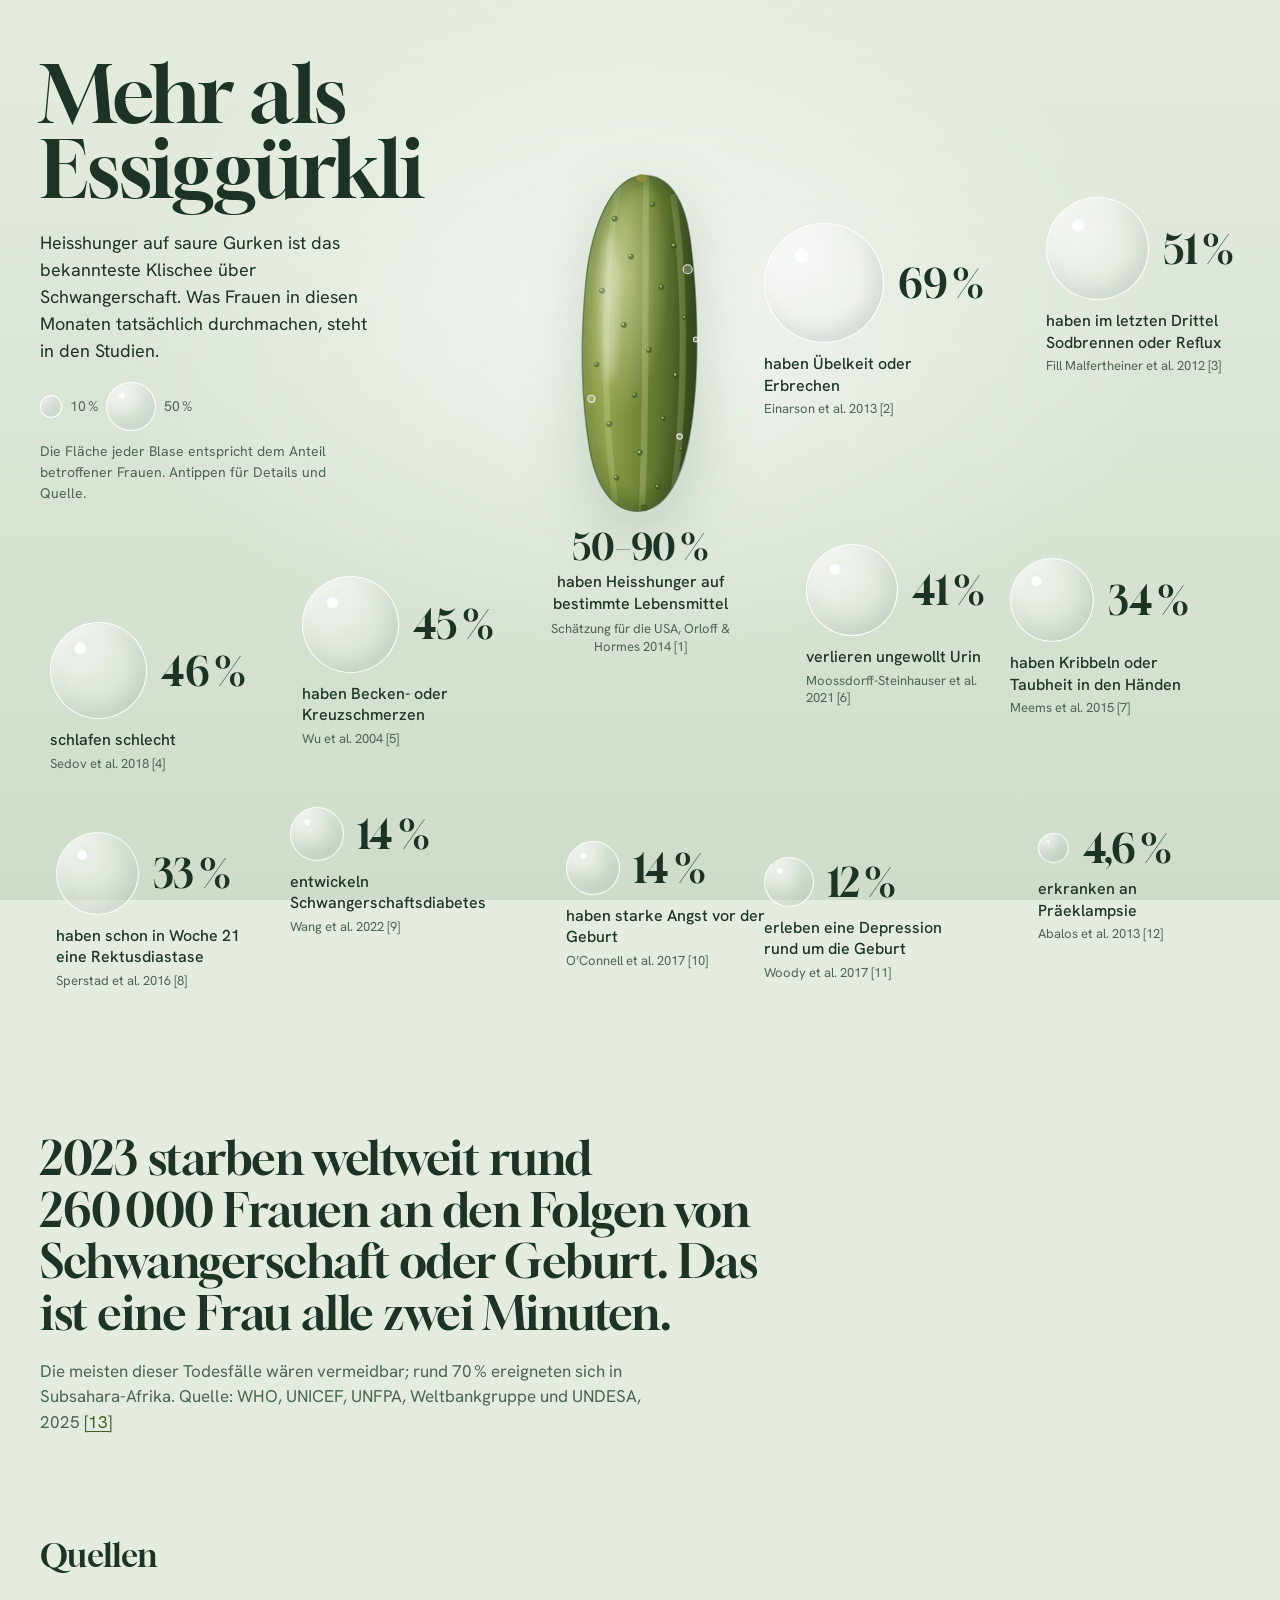
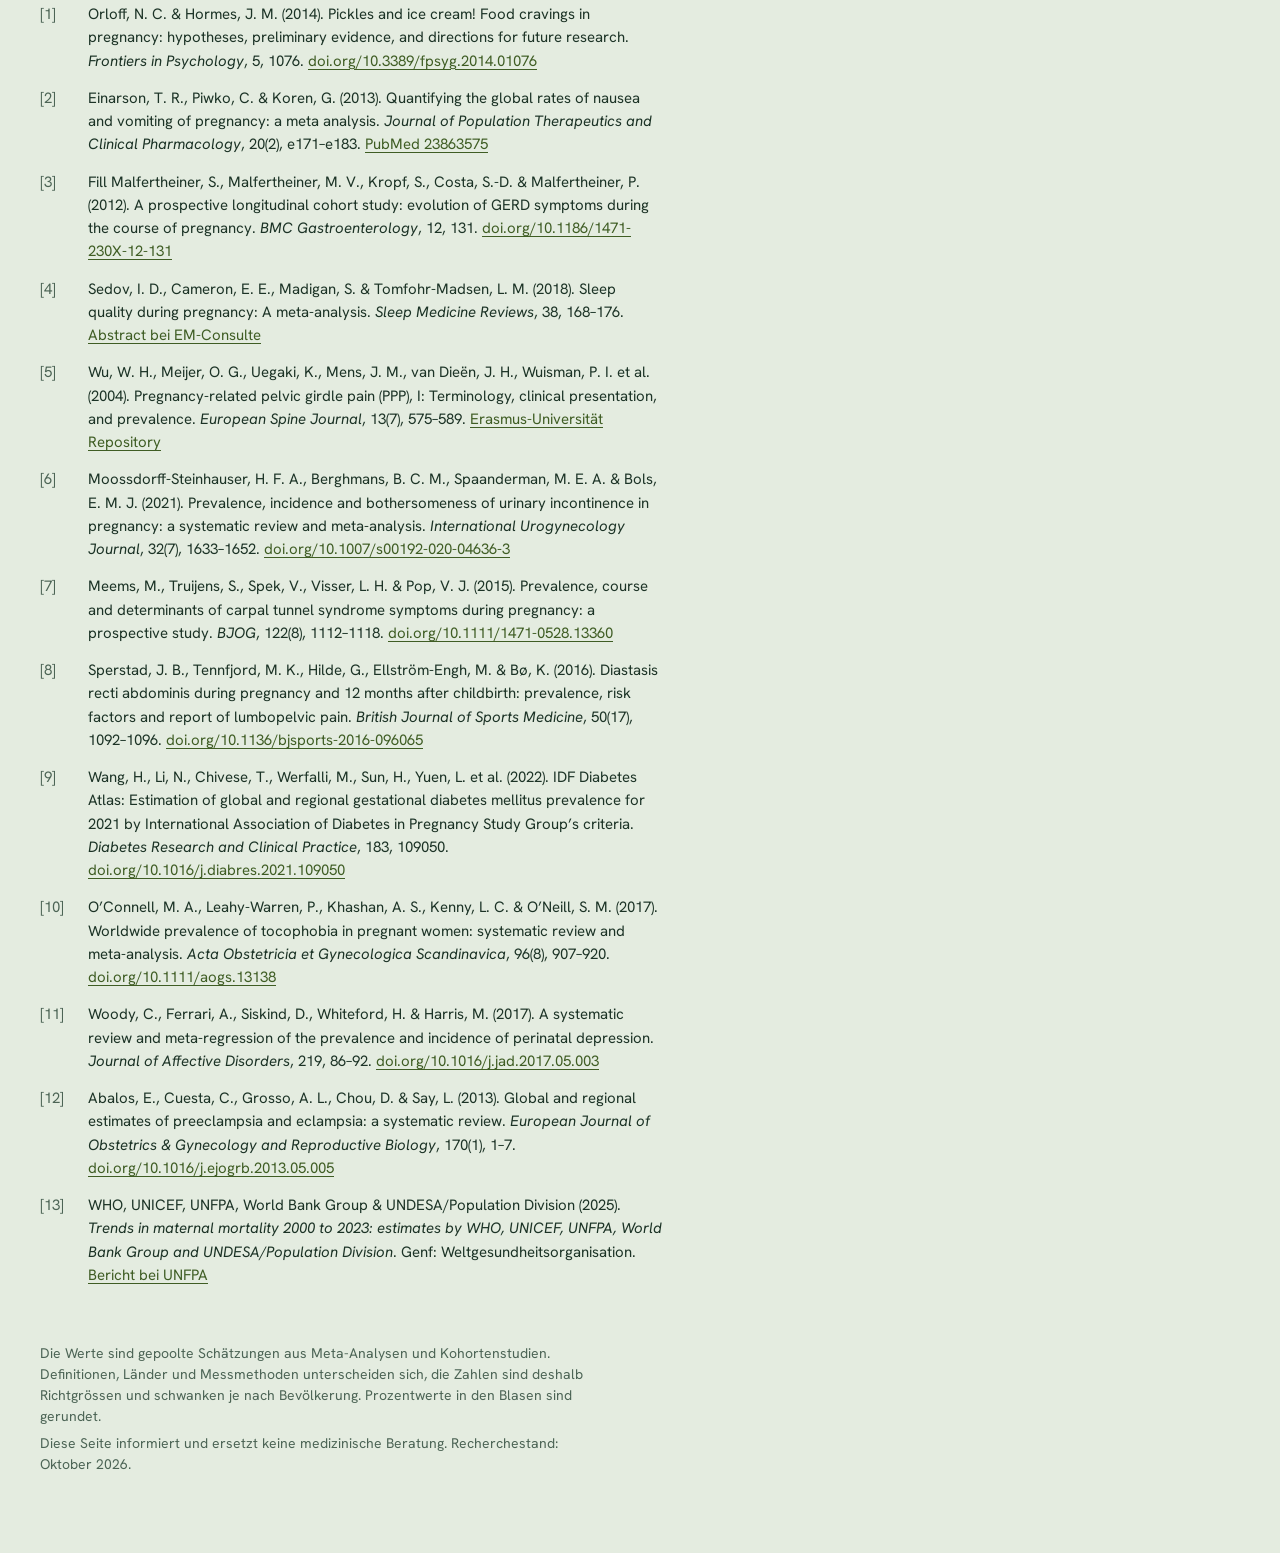
<file: anna_gubler/index.html>
<!doctype html>
<html lang="de-CH">
<head>
<meta charset="utf-8">
<meta name="viewport" content="width=device-width, initial-scale=1">
<title>Mehr als Essiggükli</title>
<meta name="description" content="Heisshunger auf Essiggurken ist das Klischee. Was Frauen in der Schwangerschaft tatsächlich durchmachen – mit Studienbeleg und Zitation.">
<link rel="preconnect" href="https://fonts.googleapis.com">
<link rel="preconnect" href="https://fonts.gstatic.com" crossorigin>
<link href="https://fonts.googleapis.com/css2?family=Gloock&family=Hanken+Grotesk:wght@400;500;600&display=swap" rel="stylesheet">
<style>
  :root {
    --brine: #E4ECE0;
    --brine-deep: #CFDCCB;
    --glow: rgba(255, 255, 255, .6);
    --ink: #1C3326;
    --ink-soft: #4C6455;
    --link: #3F5D24;
    --glass: rgba(255, 255, 255, .26);
    --glass-rim: rgba(255, 255, 255, .92);
    --glass-shade: rgba(28, 51, 38, .12);
    --hl: .28;
    --hl-in: .35;
    --sheet: #F3F7F0;
    --hair: rgba(28, 51, 38, .16);
    --k: 14.4px;          /* Blasen-Skalierung: Durchmesser = k * sqrt(Prozent) */
    --j: 1;               /* Stärke des organischen Versatzes */
    --display: "Gloock", "Georgia", serif;
    --text: "Hanken Grotesk", "Helvetica Neue", Arial, sans-serif;
    color-scheme: light;
  }
  @media (prefers-color-scheme: dark) {
    :root:not([data-theme="light"]) {
      --brine: #0F1B14;
      --brine-deep: #09120D;
      --glow: rgba(150, 190, 100, .10);
      --ink: #DCE8D8;
      --ink-soft: #9CB2A2;
      --link: #B9D383;
      --glass: rgba(200, 230, 200, .04);
      --glass-rim: rgba(220, 240, 225, .42);
      --glass-shade: rgba(190, 225, 175, .14);
      --hl: .06;
      --hl-in: .05;
      --sheet: #16241B;
      --hair: rgba(220, 232, 216, .16);
      color-scheme: dark;
    }
  }
  :root[data-theme="dark"] {
    --brine: #0F1B14;
    --brine-deep: #09120D;
    --glow: rgba(150, 190, 100, .10);
    --ink: #DCE8D8;
    --ink-soft: #9CB2A2;
    --link: #B9D383;
    --glass: rgba(200, 230, 200, .04);
    --glass-rim: rgba(220, 240, 225, .42);
    --glass-shade: rgba(190, 225, 175, .14);
      --hl: .06;
      --hl-in: .05;
    --sheet: #16241B;
    --hair: rgba(220, 232, 216, .16);
    color-scheme: dark;
  }

  *, *::before, *::after { box-sizing: border-box; }
  html { -webkit-text-size-adjust: 100%; }
  body {
    margin: 0;
    min-height: 100vh;
    font-family: var(--text);
    font-size: 1rem;
    line-height: 1.5;
    color: var(--ink);
    background-color: var(--brine);
    overflow-x: hidden;
  }
  a { color: var(--link); text-underline-offset: .18em; text-decoration-thickness: 1px; }
  a:hover { text-decoration-thickness: 2px; }
  :focus-visible { outline: 2px solid var(--ink); outline-offset: 4px; border-radius: 14px; }

  /* Aufsteigende Lake-Bläschen im Hintergrund */
  .brine {
    position: fixed;
    inset: 0;
    pointer-events: none;
    overflow: hidden;
    z-index: 0;
    background:
      radial-gradient(ellipse 60% 55% at 50% 36%, var(--glow), transparent 70%),
      linear-gradient(180deg, var(--brine) 0%, var(--brine-deep) 100%);
  }
  .brine span {
    position: absolute;
    left: var(--x);
    bottom: -24px;
    width: var(--s);
    height: var(--s);
    border-radius: 50%;
    border: 1px solid var(--glass-rim);
    background: var(--glass);
    opacity: 0;
    animation: rise var(--t) linear var(--d) infinite;
  }
  @keyframes rise {
    0%   { transform: translate(0, 0); opacity: 0; }
    10%  { opacity: .75; }
    50%  { transform: translate(var(--w), -55vh); }
    88%  { opacity: .5; }
    100% { transform: translate(0, -115vh); opacity: 0; }
  }

  main { position: relative; z-index: 1; }

  /* Bühne: Gurke in der Mitte, Befunde rundherum */
  .stage {
    display: grid;
    grid-template-columns: repeat(5, minmax(0, 1fr));
    grid-auto-rows: minmax(230px, auto);
    gap: 8px 20px;
    max-width: 1400px;
    margin: 0 auto;
    padding: 56px 40px 32px;
    align-items: center;
  }
  .intro {
    grid-column: 1 / span 2;
    grid-row: 1;
    align-self: start;
    padding-right: 24px;
    padding-bottom: 24px;
  }
  .intro h1 {
    font-family: var(--display);
    font-weight: 400;
    font-size: clamp(3rem, 6.2vw, 5.6rem);
    line-height: .95;
    letter-spacing: -.015em;
    margin: 0 0 22px;
  }
  .intro p {
    font-size: 1.125rem;
    line-height: 1.5;
    max-width: 34ch;
    margin: 0 0 18px;
    color: var(--ink);
  }
  .legend {
    display: flex;
    align-items: center;
    flex-wrap: wrap;
    gap: 10px 14px;
    font-size: .875rem;
    color: var(--ink-soft);
    max-width: 40ch;
  }
  .legend-scale { display: inline-flex; align-items: center; gap: 8px; }
  .legend-scale .bubble { --k: 7px; }

  /* Die Gurke */
  .pickle-cell {
    grid-column: 3;
    grid-row: 1 / span 2;
    justify-self: center;
    align-self: center;
  }
  .pickle {
    display: flex;
    flex-direction: column;
    align-items: center;
    gap: 6px;
    background: none;
    border: 0;
    padding: 8px 8px 12px;
    color: inherit;
    font: inherit;
    cursor: pointer;
    text-align: center;
    border-radius: 28px;
  }
  .pickle-svg {
    width: auto;
    height: 360px;
    overflow: visible;
    filter: drop-shadow(0 24px 30px rgba(40, 70, 30, .18));
    animation: drift-pickle 9s ease-in-out infinite;
    transform-origin: 50% 50%;
  }
  @keyframes drift-pickle {
    0%, 100% { transform: translate3d(0, 0, 0) rotate(-17deg); }
    30%      { transform: translate3d(6px, -14px, 0) rotate(-12deg); }
    65%      { transform: translate3d(-4px, -6px, 0) rotate(-19deg); }
  }
  .pickle-caption { display: grid; justify-items: center; gap: 2px; max-width: 24ch; }
  .pickle-caption .num { font-size: 2.25rem; }

  /* Befund-Blasen */
  .cell {
    justify-self: center;
    translate: calc(var(--dx) * var(--j)) calc(var(--dy) * var(--j));
    animation: surface 1s cubic-bezier(.2, .7, .2, 1) both;
    animation-delay: calc(var(--i) * 80ms + 150ms);
  }
  @keyframes surface {
    from { opacity: 0; transform: translateY(40px) scale(.96); }
    to   { opacity: 1; transform: none; }
  }
  .fact {
    display: grid;
    grid-template-columns: auto 1fr;
    align-items: center;
    column-gap: 14px;
    max-width: 250px;
    padding: 10px 12px;
    background: none;
    border: 0;
    border-radius: 20px;
    color: inherit;
    font: inherit;
    text-align: left;
    cursor: pointer;
    animation: bob var(--t) ease-in-out var(--d) infinite;
  }
  @keyframes bob {
    0%, 100% { transform: translate3d(0, 0, 0) rotate(0deg); }
    33%      { transform: translate3d(var(--fx), calc(var(--fy) * -1), 0) rotate(var(--fr)); }
    66%      { transform: translate3d(calc(var(--fx) * -.7), calc(var(--fy) * -.4), 0) rotate(calc(var(--fr) * -1)); }
  }
  .bubble {
    display: block;
    flex: none;
    width: calc(var(--r) * var(--k));
    height: calc(var(--r) * var(--k));
    border-radius: 50%;
    background:
      radial-gradient(circle at 31% 27%, rgba(255, 255, 255, .95) 0 5%, rgba(255, 255, 255, var(--hl)) 7% 20%, transparent 46%),
      var(--glass);
    border: 1.5px solid var(--glass-rim);
    box-shadow: inset -8px -10px 18px var(--glass-shade), inset 4px 5px 10px rgba(255, 255, 255, var(--hl-in));
    transition: transform .4s cubic-bezier(.2, .8, .2, 1);
  }
  .fact:hover .bubble, .fact:focus-visible .bubble { transform: scale(1.06); }
  .num {
    font-family: var(--display);
    font-weight: 400;
    font-size: 2.5rem;
    line-height: 1;
    letter-spacing: -.01em;
    white-space: nowrap;
  }
  .label {
    grid-column: 1 / -1;
    margin-top: 10px;
    font-size: 1rem;
    line-height: 1.35;
    font-weight: 500;
  }
  .cite {
    grid-column: 1 / -1;
    margin-top: 4px;
    font-size: .8125rem;
    line-height: 1.35;
    color: var(--ink-soft);
  }
  .pickle-caption .label { margin-top: 4px; }

  /* Schluss */
  .coda {
    max-width: 1400px;
    margin: 0 auto;
    padding: 96px 40px 24px;
  }
  .coda-lead {
    font-family: var(--display);
    font-weight: 400;
    font-size: clamp(1.9rem, 3.6vw, 3.1rem);
    line-height: 1.12;
    letter-spacing: -.01em;
    max-width: 24ch;
    margin: 0 0 20px;
  }
  .coda-note {
    max-width: 62ch;
    margin: 0;
    font-size: 1.0625rem;
    color: var(--ink-soft);
  }

  /* Quellen */
  .sources {
    max-width: 1400px;
    margin: 0 auto;
    padding: 72px 40px 32px;
  }
  .sources h2 {
    font-family: var(--display);
    font-weight: 400;
    font-size: 2rem;
    margin: 0 0 24px;
  }
  .sources ol {
    list-style: none;
    margin: 0;
    padding: 0;
    max-width: 78ch;
    display: grid;
    gap: 14px;
    font-size: .9375rem;
    line-height: 1.55;
  }
  .sources li {
    display: grid;
    grid-template-columns: 3.2em 1fr;
    scroll-margin-top: 24px;
  }
  .sources li::before {
    content: "[" attr(data-n) "]";
    color: var(--ink-soft);
    font-variant-numeric: tabular-nums;
  }
  .sources li:target { background: var(--glass); border-radius: 10px; outline: 1px solid var(--glass-rim); outline-offset: 6px; }
  .sources a { word-break: break-word; }
  .fine {
    max-width: 1400px;
    margin: 0 auto;
    padding: 24px 40px 72px;
    font-size: .875rem;
    color: var(--ink-soft);
  }
  .fine p { max-width: 70ch; margin: 0 0 6px; }

  /* Detail-Dialog */
  dialog {
    border: 0;
    padding: 0;
    background: transparent;
    color: var(--ink);
    width: min(540px, calc(100vw - 32px));
    max-height: calc(100vh - 32px);
    overflow: visible;
  }
  dialog::backdrop {
    background: rgba(20, 40, 28, .30);
    -webkit-backdrop-filter: blur(6px);
    backdrop-filter: blur(6px);
  }
  .sheet {
    position: relative;
    max-height: calc(100vh - 32px);
    overflow-y: auto;
    background: var(--sheet);
    border: 1px solid var(--glass-rim);
    border-radius: 28px;
    padding: 36px 32px 28px;
    box-shadow: 0 30px 80px rgba(20, 40, 28, .28);
  }
  dialog[open] .sheet { animation: pop .38s cubic-bezier(.2, .8, .2, 1); }
  @keyframes pop {
    from { opacity: 0; transform: translateY(18px) scale(.97); }
    to   { opacity: 1; transform: none; }
  }
  .close {
    position: absolute;
    top: 14px;
    right: 14px;
    width: 40px;
    height: 40px;
    display: grid;
    place-items: center;
    border-radius: 50%;
    border: 1px solid var(--hair);
    background: transparent;
    color: var(--ink);
    cursor: pointer;
  }
  .close:hover { background: var(--glass); }
  .d-head { display: flex; align-items: center; gap: 16px; margin: 0 48px 18px 0; }
  .d-head .bubble { --k: 8px; }
  .d-num { font-family: var(--display); font-size: 3.2rem; line-height: 1; margin: 0; white-space: nowrap; }
  .sheet h2 { font-size: 1.25rem; font-weight: 600; line-height: 1.3; margin: 0 0 10px; }
  .d-text { margin: 0 0 14px; font-size: 1.0625rem; line-height: 1.55; }
  .d-method { margin: 0 0 20px; font-size: .9375rem; color: var(--ink-soft); }
  .d-method strong { font-weight: 600; color: var(--ink); }
  .d-ref {
    border-top: 1px solid var(--hair);
    padding-top: 16px;
    font-size: .875rem;
    line-height: 1.5;
    color: var(--ink-soft);
  }
  .d-ref p { margin: 0 0 10px; }
  .d-ref a { font-weight: 600; font-size: .9375rem; }

  /* Tablet */
  @media (max-width: 1100px) {
    .stage { grid-template-columns: repeat(3, minmax(0, 1fr)); padding: 40px 28px 24px; }
    .intro { grid-column: 1 / -1; padding-right: 0; margin-bottom: 16px; }
    .intro p { max-width: 46ch; }
    .pickle-cell { grid-column: 2; grid-row: 2 / span 2; }
    .cell:last-of-type { grid-column: 2; }
    .coda, .sources, .fine { padding-left: 28px; padding-right: 28px; }
  }
  /* Smartphone */
  @media (max-width: 640px) {
    :root { --k: 9px; --j: .25; }
    .stage { grid-template-columns: repeat(2, minmax(0, 1fr)); grid-auto-rows: auto; gap: 18px 8px; padding: 32px 16px 16px; }
    .intro h1 { font-size: clamp(2.6rem, 13vw, 3.4rem); }
    .intro p { font-size: 1.0625rem; }
    .pickle-cell { grid-column: 1 / -1; grid-row: 2; }
    .pickle-svg { height: 230px; }
    .cell { justify-self: stretch; }
    .cell:last-of-type { grid-column: 1 / -1; justify-self: center; }
    .fact { max-width: none; padding: 8px 6px; column-gap: 10px; }
    .num { font-size: 1.75rem; }
    .label { font-size: .9375rem; margin-top: 8px; }
    .cite { font-size: .75rem; }
    .coda { padding: 64px 16px 16px; }
    .sources { padding: 56px 16px 24px; }
    .sources li { grid-template-columns: 2.8em 1fr; }
    .fine { padding: 16px 16px 56px; }
    .sheet { padding: 28px 22px 22px; border-radius: 24px; }
    .d-num { font-size: 2.6rem; }
  }

  @media (prefers-reduced-motion: reduce) {
    *, *::before, *::after { animation: none !important; transition: none !important; }
    .brine { display: none; }
  }
</style>
</head>
<body>

<div class="brine" aria-hidden="true"></div>

<main>
  <section class="stage" aria-label="Befunde zur Schwangerschaft">
    <header class="intro">
      <h1>Mehr als<br>Essiggürkli</h1>
      <p>Heisshunger auf saure Gurken ist das bekannteste Klischee über Schwangerschaft. Was Frauen in diesen Monaten tatsächlich durchmachen, steht in den Studien.</p>
      <div class="legend">
        <span class="legend-scale" aria-hidden="true">
          <span class="bubble" style="--r:3.162"></span>10&#8239;%
          <span class="bubble" style="--r:7.071"></span>50&#8239;%
        </span>
        <span>Die Fläche jeder Blase entspricht dem Anteil betroffener Frauen. Antippen für Details und Quelle.</span>
      </div>
    </header>

    <div class="pickle-cell">
      <button class="pickle" type="button" data-fact="craving" aria-haspopup="dialog">
        <svg class="pickle-svg" viewBox="0 0 180 400" aria-hidden="true" focusable="false">
          <defs>
            <linearGradient id="pk-body" x1="0" y1="0" x2="1" y2=".12">
              <stop offset="0" stop-color="#B4C26C"/>
              <stop offset=".36" stop-color="#8A9C46"/>
              <stop offset=".72" stop-color="#637630"/>
              <stop offset="1" stop-color="#3F4E1F"/>
            </linearGradient>
            <radialGradient id="pk-glow" cx=".34" cy=".3" r=".75">
              <stop offset="0" stop-color="#EEF5CF" stop-opacity=".5"/>
              <stop offset=".55" stop-color="#EEF5CF" stop-opacity="0"/>
            </radialGradient>
            <clipPath id="pk-clip">
              <path d="M92 14C122 12 140 40 146 86C153 140 156 210 150 268C144 330 128 378 96 386C66 393 42 366 34 318C24 258 24 190 30 130C36 72 58 16 92 14Z"/>
            </clipPath>
            <filter id="pk-soft" x="-50%" y="-50%" width="200%" height="200%">
              <feGaussianBlur stdDeviation="5"/>
            </filter>
            <filter id="pk-softer" x="-50%" y="-50%" width="200%" height="200%">
              <feGaussianBlur stdDeviation="9"/>
            </filter>
          </defs>
          <g clip-path="url(#pk-clip)">
            <path d="M92 14C122 12 140 40 146 86C153 140 156 210 150 268C144 330 128 378 96 386C66 393 42 366 34 318C24 258 24 190 30 130C36 72 58 16 92 14Z" fill="url(#pk-body)"/>
            <path d="M92 14C122 12 140 40 146 86C153 140 156 210 150 268C144 330 128 378 96 386C66 393 42 366 34 318C24 258 24 190 30 130C36 72 58 16 92 14Z" fill="url(#pk-glow)"/>
            <g fill="none" stroke="#D3E3A2" stroke-opacity=".26" stroke-width="7" stroke-linecap="round">
              <path d="M66 28C50 110 46 250 62 374"/>
              <path d="M97 16C95 120 98 262 92 388"/>
              <path d="M127 38C140 120 142 252 128 362"/>
            </g>
            <g>
              <g fill="#334C1A" fill-opacity=".55">
                <circle cx="62" cy="62" r="3.4"/><circle cx="104" cy="46" r="3"/><circle cx="128" cy="92" r="3.4"/>
                <circle cx="80" cy="104" r="3.2"/><circle cx="48" cy="142" r="3.4"/><circle cx="114" cy="138" r="3.2"/>
                <circle cx="140" cy="172" r="3"/><circle cx="72" cy="180" r="3.4"/><circle cx="100" cy="208" r="3.2"/>
                <circle cx="42" cy="224" r="3"/><circle cx="130" cy="236" r="3.4"/><circle cx="84" cy="258" r="3.2"/>
                <circle cx="56" cy="290" r="3.4"/><circle cx="116" cy="284" r="3"/><circle cx="136" cy="318" r="3"/>
                <circle cx="90" cy="322" r="3.4"/><circle cx="64" cy="350" r="3"/><circle cx="110" cy="360" r="3.2"/>
              </g>
              <g fill="#DCEAAE" fill-opacity=".75">
                <circle cx="61" cy="61" r="1.3"/><circle cx="103" cy="45" r="1.1"/><circle cx="127" cy="91" r="1.3"/>
                <circle cx="79" cy="103" r="1.2"/><circle cx="47" cy="141" r="1.3"/><circle cx="113" cy="137" r="1.2"/>
                <circle cx="139" cy="171" r="1.1"/><circle cx="71" cy="179" r="1.3"/><circle cx="99" cy="207" r="1.2"/>
                <circle cx="41" cy="223" r="1.1"/><circle cx="129" cy="235" r="1.3"/><circle cx="83" cy="257" r="1.2"/>
                <circle cx="55" cy="289" r="1.3"/><circle cx="115" cy="283" r="1.1"/><circle cx="135" cy="317" r="1.1"/>
                <circle cx="89" cy="321" r="1.3"/><circle cx="63" cy="349" r="1.1"/><circle cx="109" cy="359" r="1.2"/>
              </g>
            </g>
            <ellipse cx="56" cy="160" rx="9" ry="84" fill="#FFFFFF" opacity=".34" filter="url(#pk-soft)"/>
            <path d="M92 14C122 12 140 40 146 86C153 140 156 210 150 268C144 330 128 378 96 386C66 393 42 366 34 318C24 258 24 190 30 130C36 72 58 16 92 14Z" fill="none" stroke="#243A12" stroke-opacity=".45" stroke-width="16" filter="url(#pk-softer)"/>
          </g>
          <path d="M92 14C122 12 140 40 146 86C153 140 156 210 150 268C144 330 128 378 96 386C66 393 42 366 34 318C24 258 24 190 30 130C36 72 58 16 92 14Z" fill="none" stroke="#2C4417" stroke-opacity=".5" stroke-width="1.5"/>
          <ellipse cx="92" cy="17" rx="6" ry="4.5" fill="#8E8B3E"/>
          <ellipse cx="95" cy="383" rx="4.5" ry="3.5" fill="#4A5F22"/>
          <g fill="#FFFFFF" fill-opacity=".22" stroke="#FFFFFF" stroke-opacity=".85" stroke-width="1.2">
            <circle cx="143" cy="118" r="5"/>
            <circle cx="152" cy="196" r="2.6"/>
            <circle cx="36" cy="262" r="4"/>
            <circle cx="134" cy="304" r="3"/>
          </g>
        </svg>
        <span class="pickle-caption">
          <span class="num">50–90&#8239;%</span>
          <span class="label">haben Heisshunger auf bestimmte Lebensmittel</span>
          <span class="cite">Schätzung für die USA, Orloff &amp; Hormes 2014 [1]</span>
        </span>
      </button>
    </div>

    <div class="cell" style="--i:0; --dx:-10px; --dy:28px">
      <button class="fact" type="button" data-fact="nausea" aria-haspopup="dialog" style="--t:11s; --d:-2s; --fx:6px; --fy:12px; --fr:1.2deg">
        <span class="bubble" style="--r:8.331" aria-hidden="true"></span>
        <span class="num">69&#8239;%</span>
        <span class="label">haben Übelkeit oder Erbrechen</span>
        <span class="cite">Einarson et al. 2013 [2]</span>
      </button>
    </div>

    <div class="cell" style="--i:1; --dx:18px; --dy:-6px">
      <button class="fact" type="button" data-fact="reflux" aria-haspopup="dialog" style="--t:13s; --d:-7s; --fx:-5px; --fy:10px; --fr:-1.5deg">
        <span class="bubble" style="--r:7.155" aria-hidden="true"></span>
        <span class="num">51&#8239;%</span>
        <span class="label">haben im letzten Drittel Sodbrennen oder Reflux</span>
        <span class="cite">Fill Malfertheiner et al. 2012 [3]</span>
      </button>
    </div>

    <div class="cell" style="--i:2; --dx:-4px; --dy:46px">
      <button class="fact" type="button" data-fact="sleep" aria-haspopup="dialog" style="--t:10s; --d:-4s; --fx:7px; --fy:9px; --fr:1deg">
        <span class="bubble" style="--r:6.760" aria-hidden="true"></span>
        <span class="num">46&#8239;%</span>
        <span class="label">schlafen schlecht</span>
        <span class="cite">Sedov et al. 2018 [4]</span>
      </button>
    </div>

    <div class="cell" style="--i:3; --dx:6px; --dy:10px">
      <button class="fact" type="button" data-fact="pelvis" aria-haspopup="dialog" style="--t:12s; --d:-9s; --fx:-6px; --fy:11px; --fr:-1deg">
        <span class="bubble" style="--r:6.708" aria-hidden="true"></span>
        <span class="num">45&#8239;%</span>
        <span class="label">haben Becken- oder Kreuzschmerzen</span>
        <span class="cite">Wu et al. 2004 [5]</span>
      </button>
    </div>

    <div class="cell" style="--i:4; --dx:22px; --dy:-26px">
      <button class="fact" type="button" data-fact="bladder" aria-haspopup="dialog" style="--t:9.5s; --d:-1s; --fx:5px; --fy:13px; --fr:1.4deg">
        <span class="bubble" style="--r:6.403" aria-hidden="true"></span>
        <span class="num">41&#8239;%</span>
        <span class="label">verlieren ungewollt Urin</span>
        <span class="cite">Moossdorff-Steinhauser et al. 2021 [6]</span>
      </button>
    </div>

    <div class="cell" style="--i:5; --dx:-18px; --dy:-14px">
      <button class="fact" type="button" data-fact="hands" aria-haspopup="dialog" style="--t:12.5s; --d:-5s; --fx:-7px; --fy:9px; --fr:-1.2deg">
        <span class="bubble" style="--r:5.831" aria-hidden="true"></span>
        <span class="num">34&#8239;%</span>
        <span class="label">haben Kribbeln oder Taubheit in den Händen</span>
        <span class="cite">Meems et al. 2015 [7]</span>
      </button>
    </div>

    <div class="cell" style="--i:6; --dx:4px; --dy:22px">
      <button class="fact" type="button" data-fact="abdomen" aria-haspopup="dialog" style="--t:10.5s; --d:-8s; --fx:6px; --fy:12px; --fr:1deg">
        <span class="bubble" style="--r:5.753" aria-hidden="true"></span>
        <span class="num">33&#8239;%</span>
        <span class="label">haben schon in Woche 21 eine Rektusdiastase</span>
        <span class="cite">Sperstad et al. 2016 [8]</span>
      </button>
    </div>

    <div class="cell" style="--i:7; --dx:-6px; --dy:-18px">
      <button class="fact" type="button" data-fact="diabetes" aria-haspopup="dialog" style="--t:11.5s; --d:-3s; --fx:-5px; --fy:10px; --fr:-1.3deg">
        <span class="bubble" style="--r:3.742" aria-hidden="true"></span>
        <span class="num">14&#8239;%</span>
        <span class="label">entwickeln Schwangerschaftsdiabetes</span>
        <span class="cite">Wang et al. 2022 [9]</span>
      </button>
    </div>

    <div class="cell" style="--i:8; --dx:26px; --dy:16px">
      <button class="fact" type="button" data-fact="fear" aria-haspopup="dialog" style="--t:9s; --d:-6s; --fx:6px; --fy:12px; --fr:1.6deg">
        <span class="bubble" style="--r:3.742" aria-hidden="true"></span>
        <span class="num">14&#8239;%</span>
        <span class="label">haben starke Angst vor der Geburt</span>
        <span class="cite">O’Connell et al. 2017 [10]</span>
      </button>
    </div>

    <div class="cell" style="--i:9; --dx:-20px; --dy:30px">
      <button class="fact" type="button" data-fact="depression" aria-haspopup="dialog" style="--t:13.5s; --d:-10s; --fx:-6px; --fy:9px; --fr:-1deg">
        <span class="bubble" style="--r:3.450" aria-hidden="true"></span>
        <span class="num">12&#8239;%</span>
        <span class="label">erleben eine Depression rund um die Geburt</span>
        <span class="cite">Woody et al. 2017 [11]</span>
      </button>
    </div>

    <div class="cell" style="--i:10; --dx:10px; --dy:-4px">
      <button class="fact" type="button" data-fact="preeclampsia" aria-haspopup="dialog" style="--t:10s; --d:-2.5s; --fx:5px; --fy:11px; --fr:1.2deg">
        <span class="bubble" style="--r:2.145" aria-hidden="true"></span>
        <span class="num">4,6&#8239;%</span>
        <span class="label">erkranken an Präeklampsie</span>
        <span class="cite">Abalos et al. 2013 [12]</span>
      </button>
    </div>
  </section>

  <section class="coda" aria-label="Müttersterblichkeit">
    <p class="coda-lead">2023 starben weltweit rund 260&#8239;000 Frauen an den Folgen von Schwangerschaft oder Geburt. Das ist eine Frau alle zwei Minuten.</p>
    <p class="coda-note">Die meisten dieser Todesfälle wären vermeidbar; rund 70&#8239;% ereigneten sich in Subsahara-Afrika. Quelle: WHO, UNICEF, UNFPA, Weltbankgruppe und UNDESA, 2025 <a href="#ref-13">[13]</a></p>
  </section>

  <section class="sources" aria-labelledby="quellen">
    <h2 id="quellen">Quellen</h2>
    <ol>
      <li id="ref-1" data-n="1"><span><span class="ref-text">Orloff, N. C. &amp; Hormes, J. M. (2014). Pickles and ice cream! Food cravings in pregnancy: hypotheses, preliminary evidence, and directions for future research. <i>Frontiers in Psychology</i>, 5, 1076.</span> <a href="https://doi.org/10.3389/fpsyg.2014.01076" target="_blank" rel="noopener">doi.org/10.3389/fpsyg.2014.01076</a></span></li>
      <li id="ref-2" data-n="2"><span><span class="ref-text">Einarson, T. R., Piwko, C. &amp; Koren, G. (2013). Quantifying the global rates of nausea and vomiting of pregnancy: a meta analysis. <i>Journal of Population Therapeutics and Clinical Pharmacology</i>, 20(2), e171–e183.</span> <a href="https://pubmed.ncbi.nlm.nih.gov/23863575/" target="_blank" rel="noopener">PubMed 23863575</a></span></li>
      <li id="ref-3" data-n="3"><span><span class="ref-text">Fill Malfertheiner, S., Malfertheiner, M. V., Kropf, S., Costa, S.-D. &amp; Malfertheiner, P. (2012). A prospective longitudinal cohort study: evolution of GERD symptoms during the course of pregnancy. <i>BMC Gastroenterology</i>, 12, 131.</span> <a href="https://doi.org/10.1186/1471-230X-12-131" target="_blank" rel="noopener">doi.org/10.1186/1471-230X-12-131</a></span></li>
      <li id="ref-4" data-n="4"><span><span class="ref-text">Sedov, I. D., Cameron, E. E., Madigan, S. &amp; Tomfohr-Madsen, L. M. (2018). Sleep quality during pregnancy: A meta-analysis. <i>Sleep Medicine Reviews</i>, 38, 168–176.</span> <a href="https://em-consulte.com/article/1197198/sleep-quality-during-pregnancy-a-meta-analysis" target="_blank" rel="noopener">Abstract bei EM-Consulte</a></span></li>
      <li id="ref-5" data-n="5"><span><span class="ref-text">Wu, W. H., Meijer, O. G., Uegaki, K., Mens, J. M., van Dieën, J. H., Wuisman, P. I. et al. (2004). Pregnancy-related pelvic girdle pain (PPP), I: Terminology, clinical presentation, and prevalence. <i>European Spine Journal</i>, 13(7), 575–589.</span> <a href="https://repub.eur.nl/pub/61039" target="_blank" rel="noopener">Erasmus-Universität Repository</a></span></li>
      <li id="ref-6" data-n="6"><span><span class="ref-text">Moossdorff-Steinhauser, H. F. A., Berghmans, B. C. M., Spaanderman, M. E. A. &amp; Bols, E. M. J. (2021). Prevalence, incidence and bothersomeness of urinary incontinence in pregnancy: a systematic review and meta-analysis. <i>International Urogynecology Journal</i>, 32(7), 1633–1652.</span> <a href="https://doi.org/10.1007/s00192-020-04636-3" target="_blank" rel="noopener">doi.org/10.1007/s00192-020-04636-3</a></span></li>
      <li id="ref-7" data-n="7"><span><span class="ref-text">Meems, M., Truijens, S., Spek, V., Visser, L. H. &amp; Pop, V. J. (2015). Prevalence, course and determinants of carpal tunnel syndrome symptoms during pregnancy: a prospective study. <i>BJOG</i>, 122(8), 1112–1118.</span> <a href="https://doi.org/10.1111/1471-0528.13360" target="_blank" rel="noopener">doi.org/10.1111/1471-0528.13360</a></span></li>
      <li id="ref-8" data-n="8"><span><span class="ref-text">Sperstad, J. B., Tennfjord, M. K., Hilde, G., Ellström-Engh, M. &amp; Bø, K. (2016). Diastasis recti abdominis during pregnancy and 12 months after childbirth: prevalence, risk factors and report of lumbopelvic pain. <i>British Journal of Sports Medicine</i>, 50(17), 1092–1096.</span> <a href="https://doi.org/10.1136/bjsports-2016-096065" target="_blank" rel="noopener">doi.org/10.1136/bjsports-2016-096065</a></span></li>
      <li id="ref-9" data-n="9"><span><span class="ref-text">Wang, H., Li, N., Chivese, T., Werfalli, M., Sun, H., Yuen, L. et al. (2022). IDF Diabetes Atlas: Estimation of global and regional gestational diabetes mellitus prevalence for 2021 by International Association of Diabetes in Pregnancy Study Group’s criteria. <i>Diabetes Research and Clinical Practice</i>, 183, 109050.</span> <a href="https://doi.org/10.1016/j.diabres.2021.109050" target="_blank" rel="noopener">doi.org/10.1016/j.diabres.2021.109050</a></span></li>
      <li id="ref-10" data-n="10"><span><span class="ref-text">O’Connell, M. A., Leahy-Warren, P., Khashan, A. S., Kenny, L. C. &amp; O’Neill, S. M. (2017). Worldwide prevalence of tocophobia in pregnant women: systematic review and meta-analysis. <i>Acta Obstetricia et Gynecologica Scandinavica</i>, 96(8), 907–920.</span> <a href="https://doi.org/10.1111/aogs.13138" target="_blank" rel="noopener">doi.org/10.1111/aogs.13138</a></span></li>
      <li id="ref-11" data-n="11"><span><span class="ref-text">Woody, C., Ferrari, A., Siskind, D., Whiteford, H. &amp; Harris, M. (2017). A systematic review and meta-regression of the prevalence and incidence of perinatal depression. <i>Journal of Affective Disorders</i>, 219, 86–92.</span> <a href="https://doi.org/10.1016/j.jad.2017.05.003" target="_blank" rel="noopener">doi.org/10.1016/j.jad.2017.05.003</a></span></li>
      <li id="ref-12" data-n="12"><span><span class="ref-text">Abalos, E., Cuesta, C., Grosso, A. L., Chou, D. &amp; Say, L. (2013). Global and regional estimates of preeclampsia and eclampsia: a systematic review. <i>European Journal of Obstetrics &amp; Gynecology and Reproductive Biology</i>, 170(1), 1–7.</span> <a href="https://doi.org/10.1016/j.ejogrb.2013.05.005" target="_blank" rel="noopener">doi.org/10.1016/j.ejogrb.2013.05.005</a></span></li>
      <li id="ref-13" data-n="13"><span><span class="ref-text">WHO, UNICEF, UNFPA, World Bank Group &amp; UNDESA/Population Division (2025). <i>Trends in maternal mortality 2000 to 2023: estimates by WHO, UNICEF, UNFPA, World Bank Group and UNDESA/Population Division</i>. Genf: Weltgesundheitsorganisation.</span> <a href="https://www.unfpa.org/publications/trends-maternal-mortality-2000-2023" target="_blank" rel="noopener">Bericht bei UNFPA</a></span></li>
    </ol>
  </section>

  <footer class="fine">
    <p>Die Werte sind gepoolte Schätzungen aus Meta-Analysen und Kohortenstudien. Definitionen, Länder und Messmethoden unterscheiden sich, die Zahlen sind deshalb Richtgrössen und schwanken je nach Bevölkerung. Prozentwerte in den Blasen sind gerundet.</p>
    <p>Diese Seite informiert und ersetzt keine medizinische Beratung. Recherchestand: Oktober 2026.</p>
  </footer>
</main>

<dialog id="detail" aria-labelledby="d-title">
  <div class="sheet">
    <button class="close" type="button" aria-label="Schliessen">
      <svg width="16" height="16" viewBox="0 0 16 16" aria-hidden="true"><path d="M3 3l10 10M13 3L3 13" stroke="currentColor" stroke-width="1.6" stroke-linecap="round"/></svg>
    </button>
    <div class="d-head">
      <span class="bubble" id="d-bubble" aria-hidden="true"></span>
      <p class="d-num" id="d-num"></p>
    </div>
    <h2 id="d-title"></h2>
    <p class="d-text" id="d-text"></p>
    <p class="d-method"><strong>Datengrundlage:</strong> <span id="d-method"></span></p>
    <div class="d-ref">
      <p id="d-cite"></p>
      <a id="d-link" href="#" target="_blank" rel="noopener">Studie öffnen</a>
    </div>
  </div>
</dialog>

<script>
(function () {
  var N = " "; // schmales Leerzeichen vor %
  var facts = {
    craving: {
      num: "50–90" + N + "%", r: 7.07, ref: 1,
      title: "Heisshunger auf bestimmte Lebensmittel",
      text: "Schätzungsweise 50 bis 90" + N + "% der Schwangeren in den USA erleben Heisshunger auf bestimmte Lebensmittel. Am häufigsten genannt werden Süsses, Milchprodukte und stärkehaltige Kohlenhydrate. Essiggurken kommen in Umfragen tatsächlich vor, führen die Liste aber nicht an.",
      method: "Übersichtsarbeit zu Häufigkeit und möglichen Ursachen von Essgelüsten in der Schwangerschaft."
    },
    nausea: {
      num: "69,4" + N + "%", r: 8.331, ref: 2,
      title: "Übelkeit und Erbrechen",
      text: "Im Mittel haben 69,4" + N + "% der Schwangeren Übelkeit, Erbrechen oder beides. Bei 23,5" + N + "% halten die Beschwerden bis ins dritte Trimester an. Die «Morgenübelkeit» ist also weder auf den Morgen noch auf die ersten Wochen beschränkt.",
      method: "Meta-Analyse aus 59 Studien mit 93" + N + "753 Frauen in 13 Ländern."
    },
    reflux: {
      num: "51,2" + N + "%", r: 7.155, ref: 3,
      title: "Sodbrennen und Reflux",
      text: "Sodbrennen und saures Aufstossen nehmen mit dem Bauch zu: 26,1" + N + "% im ersten, 36,1" + N + "% im zweiten und 51,2" + N + "% im dritten Trimester. Bei nicht schwangeren Frauen waren es 9,3" + N + "%. Im dritten Trimester hatten 10,1" + N + "% täglich Sodbrennen.",
      method: "Prospektive Kohortenstudie mit 510 Schwangeren, validierter Reflux-Fragebogen (RDQ) in jedem Trimester."
    },
    sleep: {
      num: "45,7" + N + "%", r: 6.760, ref: 4,
      title: "Schlechter Schlaf",
      text: "45,7" + N + "% der Schwangeren haben eine schlechte Schlafqualität (Pittsburgh-Schlafindex ab 5). Längsschnittstudien zeigen, dass der Schlaf vom zweiten zum dritten Trimester messbar schlechter wird.",
      method: "Meta-Analyse aus 24 Studien mit 11" + N + "002 Teilnehmerinnen."
    },
    pelvis: {
      num: "45" + N + "%", r: 6.708, ref: 5,
      title: "Becken- und Kreuzschmerzen",
      text: "Rund 45" + N + "% aller Schwangeren leiden an Beckengürtel- oder Kreuzschmerzen. Von den Betroffenen haben etwa 25" + N + "% starke Schmerzen, etwa 8" + N + "% sind schwer eingeschränkt. Nach der Geburt leiden noch rund 25" + N + "% aller Frauen daran.",
      method: "Systematische Übersichtsarbeit zu Begriffen, Krankheitsbild und Häufigkeit."
    },
    bladder: {
      num: "41" + N + "%", r: 6.403, ref: 6,
      title: "Harninkontinenz",
      text: "41" + N + "% der Schwangeren verlieren ungewollt Urin, am häufigsten beim Husten, Niesen oder Heben (Belastungsinkontinenz, 63" + N + "% der Fälle). 26" + N + "% der Betroffenen berichten von täglichem Urinverlust. Der Anteil steigt mit den Schwangerschaftswochen.",
      method: "Meta-Analyse aus 44 Studien mit 88" + N + "305 Frauen."
    },
    hands: {
      num: "34" + N + "%", r: 5.831, ref: 7,
      title: "Karpaltunnel-Beschwerden",
      text: "34" + N + "% berichten in der Schwangerschaft Symptome eines Karpaltunnelsyndroms, also Kribbeln, Taubheit oder Schmerzen in den Händen, meist leicht bis mittelstark. Frauen mit Wassereinlagerungen sind deutlich häufiger betroffen, und die Beschwerden können den Schlaf stören.",
      method: "Prospektive Kohortenstudie mit 639 Schwangeren (Boston Carpal Tunnel Questionnaire)."
    },
    abdomen: {
      num: "33,1" + N + "%", r: 5.753, ref: 8,
      title: "Rektusdiastase",
      text: "Die geraden Bauchmuskeln weichen auseinander: bei 33,1" + N + "% schon in der 21. Schwangerschaftswoche, bei 60" + N + "% sechs Wochen nach der Geburt und bei 32,6" + N + "% noch ein Jahr danach.",
      method: "Prospektive Kohortenstudie mit 300 Erstgebärenden in Norwegen, klinisch untersucht."
    },
    diabetes: {
      num: "14,0" + N + "%", r: 3.742, ref: 9,
      title: "Schwangerschaftsdiabetes",
      text: "Weltweit standardisiert liegt die Prävalenz von Schwangerschaftsdiabetes bei 14,0" + N + "%. Je nach Region schwankt sie stark: von 7,1" + N + "% in Nordamerika und der Karibik über 7,8" + N + "% in Europa bis 27,6" + N + "% im Nahen Osten und Nordafrika.",
      method: "IDF Diabetes Atlas, Meta-Analyse aus 57 Studien, einheitlich nach IADPSG-Kriterien standardisiert."
    },
    fear: {
      num: "14" + N + "%", r: 3.742, ref: 10,
      title: "Starke Angst vor der Geburt",
      text: "Tokophobie, eine ausgeprägte Angst vor Schwangerschaft und Geburt, betrifft gepoolt 14" + N + "% der Schwangeren und scheint seit dem Jahr 2000 zuzunehmen. Weil die Studien sie unterschiedlich definieren, reichen die Einzelwerte von 3,7 bis 43" + N + "%.",
      method: "Systematische Übersicht aus 18 Ländern; Meta-Analyse aus 29 Studien mit 853" + N + "988 Schwangeren."
    },
    depression: {
      num: "11,9" + N + "%", r: 3.450, ref: 11,
      title: "Perinatale Depression",
      text: "11,9" + N + "% der Frauen sind in der Perinatalzeit, also von der Schwangerschaft bis ein Jahr nach der Geburt, von einer Depression betroffen. In Ländern mit niedrigem und mittlerem Einkommen ist die Belastung höher.",
      method: "Systematische Übersicht und Meta-Regression mit 140 Schätzungen aus 96 Studien."
    },
    preeclampsia: {
      num: "4,6" + N + "%", r: 2.145, ref: 12,
      title: "Präeklampsie",
      text: "Präeklampsie, ein Bluthochdruck mit Schädigung von Organen wie Nieren oder Leber, tritt bei geschätzt 4,6" + N + "% aller Geburten auf, die Eklampsie mit Krampfanfällen bei 1,4" + N + "%. Beide zählen zu den Hauptursachen mütterlicher Todesfälle.",
      method: "Systematische Übersicht zu Studien von 2002 bis 2010, per Modell auf globale und regionale Werte hochgerechnet."
    }
  };

  var dlg = document.getElementById("detail");
  var el = function (id) { return document.getElementById(id); };

  function open(key) {
    var f = facts[key];
    if (!f) return;
    var ref = document.getElementById("ref-" + f.ref);
    el("d-num").textContent = f.num;
    el("d-bubble").style.setProperty("--r", f.r);
    el("d-title").textContent = f.title;
    el("d-text").textContent = f.text;
    el("d-method").textContent = f.method;
    if (ref) {
      el("d-cite").textContent = "[" + f.ref + "] " + ref.querySelector(".ref-text").textContent;
      el("d-link").href = ref.querySelector("a").href;
    }
    if (typeof dlg.showModal === "function") {
      dlg.showModal();
    } else {
      location.hash = "ref-" + f.ref;
    }
  }

  document.querySelectorAll("[data-fact]").forEach(function (btn) {
    btn.addEventListener("click", function () { open(btn.getAttribute("data-fact")); });
  });
  dlg.querySelector(".close").addEventListener("click", function () { dlg.close(); });
  dlg.addEventListener("click", function (e) { if (e.target === dlg) dlg.close(); });

  // Lake-Bläschen
  var reduce = window.matchMedia && window.matchMedia("(prefers-reduced-motion: reduce)").matches;
  if (!reduce) {
    var layer = document.querySelector(".brine");
    var count = window.innerWidth < 640 ? 9 : 16;
    for (var i = 0; i < count; i++) {
      var b = document.createElement("span");
      var s = 3 + Math.random() * 10;
      b.style.setProperty("--x", (Math.random() * 100).toFixed(2) + "%");
      b.style.setProperty("--s", s.toFixed(1) + "px");
      b.style.setProperty("--t", (16 + Math.random() * 18).toFixed(1) + "s");
      b.style.setProperty("--d", (-Math.random() * 30).toFixed(1) + "s");
      b.style.setProperty("--w", (Math.random() * 36 - 18).toFixed(0) + "px");
      layer.appendChild(b);
    }
  }
})();
</script>
</body>
</html>
</file>
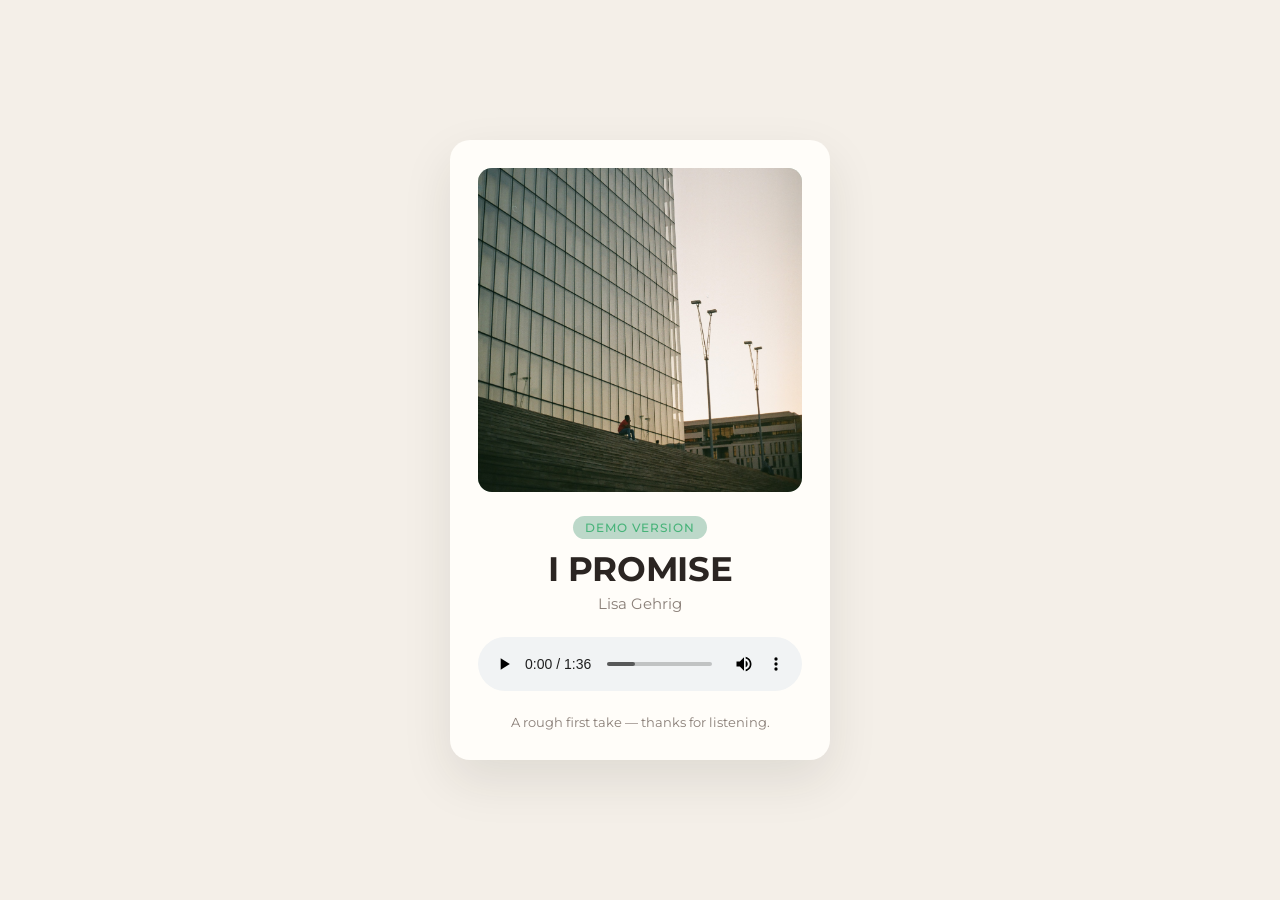
<file: i-promise/index.html>
<!DOCTYPE html>
<html lang="en">
<head>
  <meta charset="UTF-8">
  <meta name="viewport" content="width=device-width, initial-scale=1.0">
  <title>I Promise (Demo)</title>

  <!-- Fonts -->
  <link rel="preconnect" href="https://fonts.googleapis.com">
  <link rel="preconnect" href="https://fonts.gstatic.com" crossorigin>
  <link href="https://fonts.googleapis.com/css2?family=Montserrat:wght@400;500;700&display=swap" rel="stylesheet">

  <style>
    /* ---------- Colors ---------- */
    :root {
      --bg: #f4efe8;          /* warm paper */
      --card: #fffdf9;
      --ink: #2b2522;         /* main text */
      --muted: #8a7f78;       /* secondary text */
      --accent: #47b379;      /* terracotta */
      --accent-soft: #bcd8c9;
    }

    /* ---------- Page ---------- */
    * { box-sizing: border-box; margin: 0; padding: 0; }

    body {
      min-height: 100vh;
      display: flex;
      align-items: center;
      justify-content: center;
      padding: 24px;
      background: var(--bg);
      color: var(--ink);
      font-family: "Montserrat", system-ui, sans-serif;
    }

    /* ---------- Card ---------- */
    .song {
      width: 100%;
      max-width: 380px;
      padding: 28px;
      background: var(--card);
      border-radius: 20px;
      box-shadow: 0 20px 50px rgba(43, 37, 34, 0.10);
      text-align: center;
    }

    /* ---------- Cover art ---------- */
    /* Square cover that fits ANY image size or shape:
       the image zooms in to fill the square and is
       cropped evenly from the centre, never stretched. */
    .cover {
      display: block;
      width: 100%;
      aspect-ratio: 1 / 1;
      object-fit: cover;
      object-position: center;   /* change to "top" to keep faces in view */
      border-radius: 14px;
      margin-bottom: 24px;
      background: var(--accent-soft);
    }

    /* ---------- Text ---------- */
    .badge {
      display: inline-block;
      padding: 4px 12px;
      margin-bottom: 12px;
      border-radius: 999px;
      background: var(--accent-soft);
      color: var(--accent);
      font-size: 12px;
      font-weight: 500;
      letter-spacing: 0.08em;
      text-transform: uppercase;
    }

    h1 {
      font-weight: 700;
      font-size: 34px;
      line-height: 1.1;
      letter-spacing: -0.01em;
      margin-bottom: 6px;
    }

    .artist {
      color: var(--muted);
      font-size: 15px;
      margin-bottom: 24px;
    }

    /* ---------- Player ---------- */
    audio {
      width: 100%;
      accent-color: var(--accent);
    }

    .note {
      margin-top: 18px;
      font-size: 13px;
      color: var(--muted);
      line-height: 1.5;
    }
  </style>
</head>
<body>

  <main class="song">
    <!-- Put your image next to this HTML file.
         If it has another name, change the src below. -->
    <img class="cover" src="cover.jpg" alt="I Promise cover art">

    <span class="badge">Demo version</span>
    <h1>I PROMISE</h1>
    <p class="artist">Lisa Gehrig</p>

    <!-- Put your audio file next to this HTML file and change the name below -->
    <audio controls preload="metadata">
      <source src="i-promise-demo.mp3" type="audio/mpeg">
      Your browser doesn't support audio playback.
    </audio>

    <p class="note">A rough first take — thanks for listening.</p>
  </main>

</body>
</html>
</file>
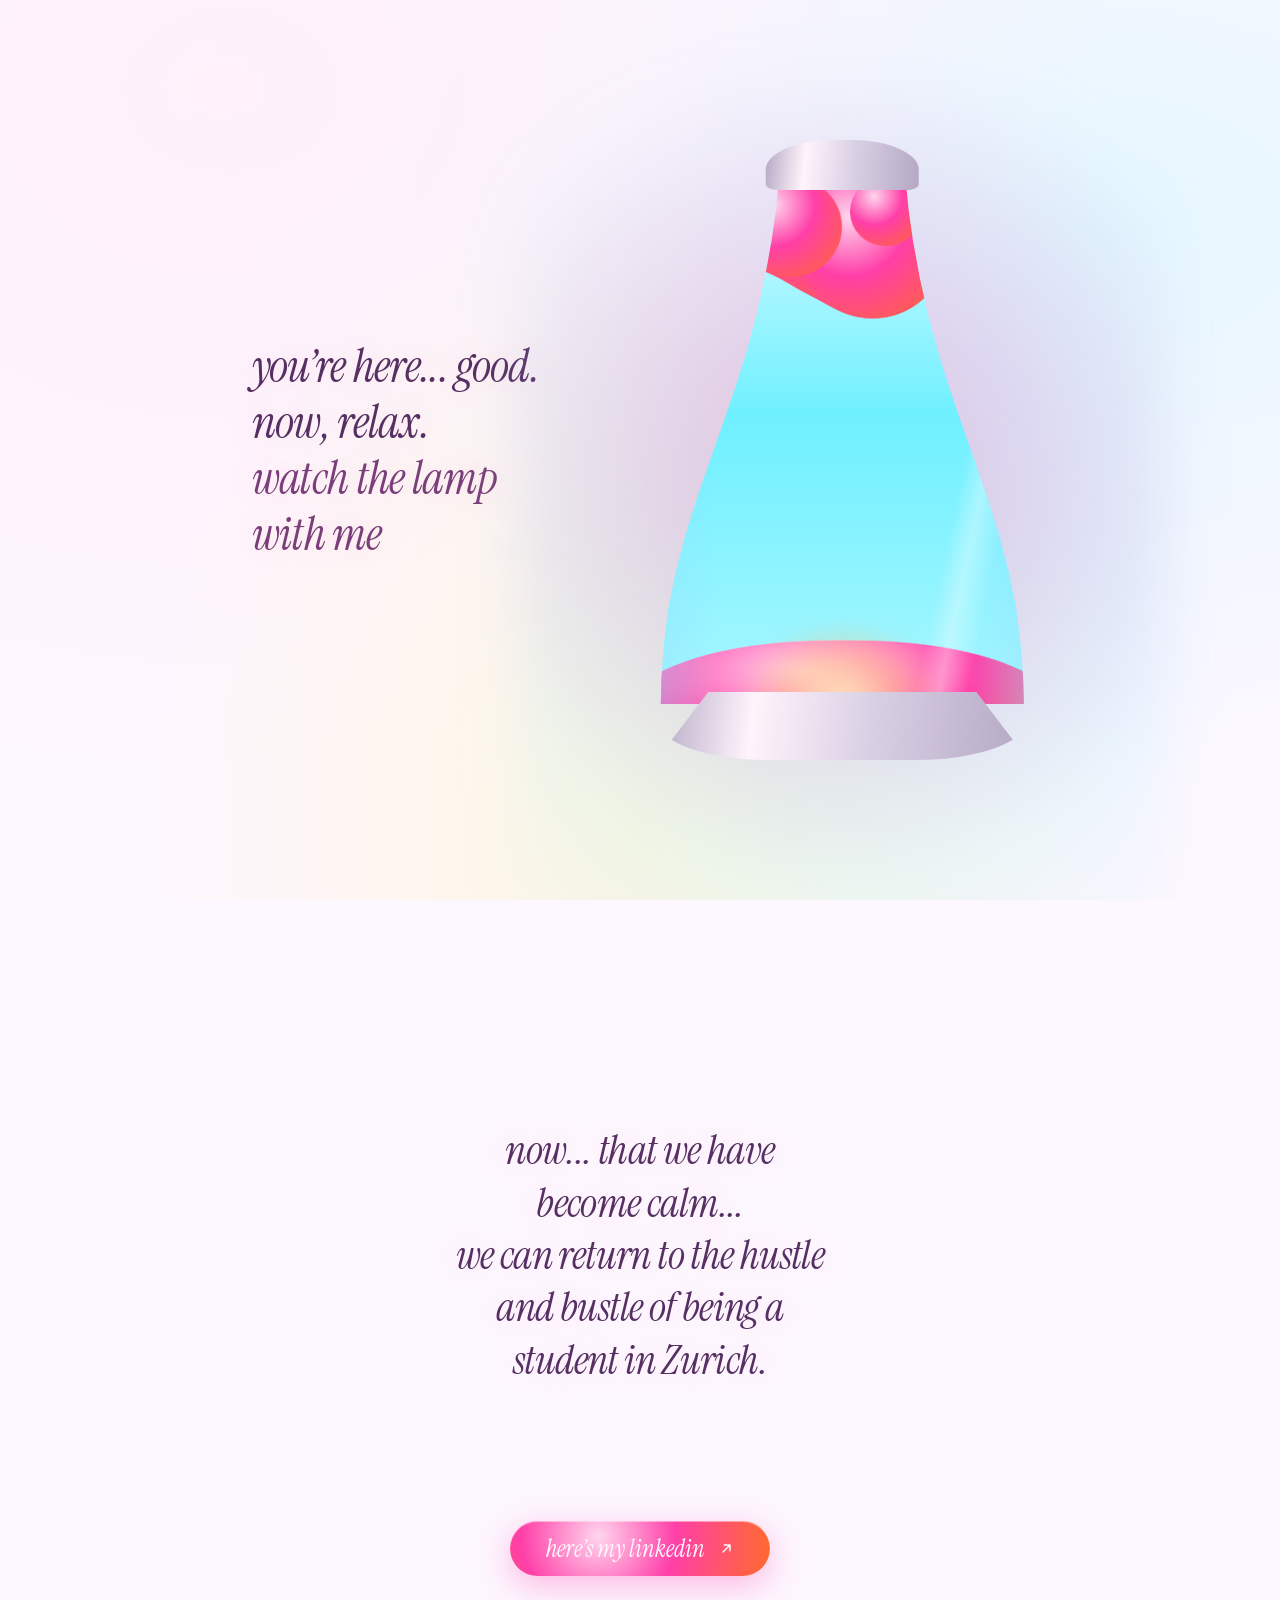
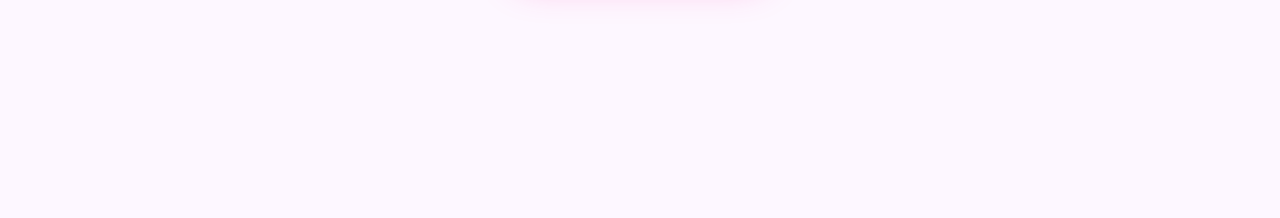
<file: lava_lamp/index.html>
<!DOCTYPE html>
<html lang="en">
<head>
<link rel="icon" type="image/png" href="icon.png">
<meta charset="utf-8">
<meta name="viewport" content="width=device-width, initial-scale=1">
<meta name="description" content="You. And a Lava Lamp. Hangout. Amazing lava lamps by Lisa Gehrig">
<meta name="author" content="Lisa Gehrig">
<meta name="keywords" content="Lisa Gehrig, Lisa Gerig, lisa, gehrig, Lisa Gehrig Psychologie, lisagehrig, lisa gehrig, lisa gehrig theater, Lisa Gehrig UZH, Lisa Gehrig">
<title>Hang out with Lisa's amazing Lava lamp</title>

<style>
  @import url('https://fonts.googleapis.com/css2?family=Instrument+Serif:ital@0;1&display=swap');

  :root{
    --room-a:  #fff0fa;
    --room-b:  #e6f7ff;
    --room-c:  #fff6e2;

    --fluid-a: #6ff0ff;
    --fluid-b: #a8f7ff;
    --fluid-c: #d8fbff;

    --wax-a:   #ff3fa8;
    --wax-b:   #ff6b2c;
    --wax-hi:  #ffd6ee;

    --metal-a: #fff4fb;
    --metal-b: #d9cfe4;
    --metal-c: #b4a8c4;

    --ink:     #562f63;
  }

  *{ margin:0; padding:0; box-sizing:border-box; }

  html{ height:100%; scroll-behavior:smooth; }

  body{
    min-height:100%;
    /* Pinned to the viewport so the room behind the lamp never slides away. */
    background:
      radial-gradient(ellipse at 50% 92%, var(--room-c) 0%, transparent 55%),
      radial-gradient(ellipse at 18% 10%, var(--room-a) 0%, transparent 60%),
      radial-gradient(ellipse at 85% 25%, var(--room-b) 0%, transparent 60%),
      #fdf7ff;
    background-attachment: fixed;
  }

  /* Each screen is one full held breath. */
  .stage{
    position:relative;
    height:100vh;
    display:flex;
    align-items:center;
    justify-content:center;
    gap: clamp(2rem, 7vw, 7rem);
    padding: 5vmin;
    overflow:hidden;
  }

  /* ---- the invitation -------------------------------------------------- */

  .words{
    font-family: 'Instrument Serif', 'Iowan Old Style', Georgia, serif;
    font-style: italic;
    color: var(--ink);
    font-size: clamp(1.6rem, 3.6vw, 3.1rem);
    line-height: 1.22;
    letter-spacing: -.015em;
    max-width: 15ch;
    text-shadow: 0 0 34px rgba(255,63,168,.20);
    /* Settles into the lamp's own 9s pulse once all three lines have landed. */
    animation: breathe 9s ease-in-out 7.5s infinite;
  }

  .line{
    display:block;
    opacity:0;
    filter: blur(7px);
    transform: translateY(.4em);
    animation: surface 2.6s cubic-bezier(.22,.61,.36,1) forwards;
  }

  /* Each line arrives at roughly the pace of a blob completing a rise. */
  .line:nth-child(1){ animation-delay: .8s; }
  .line:nth-child(2){ animation-delay: 3.2s; }
  .line:nth-child(3){ animation-delay: 5.6s; }

  .line:nth-child(3){ color:#7a3f7a; }

  @keyframes surface{
    to{ opacity:1; filter: blur(0); transform: translateY(0); }
  }

  .lamp{
    position:relative;
    height: min(78vh, 620px);
    aspect-ratio: 3 / 5;
    display:grid;
    place-items:center;
  }

  /* Light thrown onto the room behind the glass. */
  .halo{
    position:absolute;
    inset:-38%;
    background:
      radial-gradient(circle at 50% 52%, rgba(255,63,168,.30) 0%, transparent 62%),
      radial-gradient(circle at 50% 60%, rgba(111,240,255,.34) 0%, transparent 70%);
    filter: blur(28px);
    animation: breathe 9s ease-in-out infinite;
  }

  /* ---- glass vessel ---------------------------------------------------- */

  .vessel{
    position:absolute;
    inset:6% 0 9% 0;
    overflow:hidden;
    /* Tapered vase silhouette: narrow neck bellying out toward the base. */
    clip-path: polygon(
      33% 0%, 32.2% 6%, 31% 12%, 29.2% 19%, 27% 26%, 24.3% 33%,
      21.2% 40%, 17.8% 47%, 14.3% 54%, 10.9% 61%, 7.8% 68%,
      5.2% 75%, 3.2% 82%, 2% 89%, 1.4% 95%, 1.2% 100%,
      98.8% 100%, 98.6% 95%, 98% 89%, 96.8% 82%, 94.8% 75%,
      92.2% 68%, 89.1% 61%, 85.7% 54%, 82.2% 47%, 78.8% 40%,
      75.7% 33%, 73% 26%, 70.8% 19%, 69% 12%, 67.8% 6%, 67% 0%
    );
    background:
      linear-gradient(180deg, var(--fluid-c) 0%, var(--fluid-a) 45%, var(--fluid-b) 100%);
  }

  /* ---- the wax --------------------------------------------------------- */

  .goo{
    position:absolute;
    inset:0;
    filter: url(#goo);
  }

  .blob{
    position:absolute;
    border-radius:50%;
    background: radial-gradient(circle at 34% 28%,
      var(--wax-hi) 0%, var(--wax-a) 42%, var(--wax-b) 100%);
    will-change: transform;
  }

  /* Reservoir at the base — blobs pinch off from it and drop back into it. */
  .pool{
    position:absolute;
    left:-12%;
    bottom:-14%;
    width:124%;
    height:26%;
    border-radius:46% 46% 12% 12% / 62% 62% 12% 12%;
    background: radial-gradient(ellipse at 42% 22%,
      var(--wax-hi) 0%, var(--wax-a) 46%, var(--wax-b) 100%);
    animation: bulge 11s ease-in-out infinite;
  }

  /* Cooled wax collecting under the neck. */
  .ceiling{
    position:absolute;
    left:8%;
    top:-9%;
    width:84%;
    height:17%;
    border-radius:16% 16% 52% 52% / 16% 16% 68% 68%;
    background: radial-gradient(ellipse at 54% 78%,
      var(--wax-hi) 0%, var(--wax-a) 48%, var(--wax-b) 100%);
    animation: sag 13s ease-in-out infinite;
  }

  .k1{ width:33%; height:23%; left:30%; animation: lava-1 19s ease-in-out infinite; }
  .k2{ width:24%; height:17%; left:16%; animation: lava-2 26s ease-in-out infinite; }
  .k3{ width:40%; height:27%; left:38%; animation: lava-3 23s ease-in-out infinite; }
  .k4{ width:19%; height:13%; left:52%; animation: lava-4 31s ease-in-out infinite; }
  .k5{ width:28%; height:19%; left:22%; animation: lava-5 29s ease-in-out infinite; }

  /* ---- glass, cap, base ------------------------------------------------ */

  /* Specular streaks sit above the wax, inside the same clip. */
  .glass{
    position:absolute;
    inset:0;
    pointer-events:none;
    background:
      linear-gradient(102deg,
        rgba(255,255,255,0) 6%,
        rgba(255,255,255,.68) 13%,
        rgba(255,255,255,0) 21%),
      linear-gradient(102deg,
        rgba(255,255,255,0) 76%,
        rgba(255,255,255,.34) 81%,
        rgba(255,255,255,0) 87%),
      linear-gradient(90deg,
        rgba(150,225,255,.42) 0%,
        rgba(255,255,255,0) 16%,
        rgba(255,255,255,0) 84%,
        rgba(150,225,255,.42) 100%);
  }

  .bubble{
    position:absolute;
    width:5px; height:5px;
    border-radius:50%;
    background: rgba(255,255,255,.85);
  }
  .u1{ left:26%; animation: bubble 7s linear infinite; }
  .u2{ left:58%; animation: bubble 9s linear infinite 2s; }
  .u3{ left:71%; animation: bubble 11s linear infinite 5s; }
  .u4{ left:41%; animation: bubble 8s linear infinite 6.5s; }

  .cap, .base{
    position:absolute;
    left:50%;
    transform: translateX(-50%);
    background: linear-gradient(96deg,
      var(--metal-c) 0%, var(--metal-a) 26%, var(--metal-b) 58%, var(--metal-c) 100%);
  }

  .cap{
    top:0;
    width:41%;
    height:8%;
    border-radius: 44% 44% 8% 8% / 60% 60% 12% 12%;
  }

  .base{
    bottom:0;
    width:100%;
    height:11%;
    border-radius: 8% 8% 30% 30% / 22% 22% 60% 60%;
    clip-path: polygon(14% 0%, 86% 0%, 100% 100%, 0% 100%);
  }

  /* The bulb glow spilling up out of the base. */
  .filament{
    position:absolute;
    bottom:8%;
    left:50%;
    width:56%;
    height:14%;
    transform: translateX(-50%);
    background: radial-gradient(ellipse at 50% 100%,
      rgba(255,244,190,.95) 0%, rgba(255,190,120,.5) 40%, transparent 72%);
    filter: blur(9px);
    animation: breathe 9s ease-in-out infinite;
  }

  /* ---- the way out ----------------------------------------------------- */

  /* Arrives only after the third line has landed, so it never hurries you. */
  .cue{
    position:absolute;
    left:50%;
    bottom: 3.5vmin;
    transform: translateX(-50%);
    display:flex;
    flex-direction:column;
    align-items:center;
    gap:.5em;
    font-family: 'Instrument Serif', Georgia, serif;
    font-style: italic;
    font-size: clamp(.85rem, 1.5vw, 1.05rem);
    color: rgba(86,47,99,.55);
    text-decoration:none;
    opacity:0;
    animation: surface 2.6s cubic-bezier(.22,.61,.36,1) 8.4s forwards;
  }
  .cue svg{ animation: drift 4s ease-in-out infinite; }
  .cue:hover, .cue:focus-visible{ color: var(--ink); }

  /* ---- coming back up -------------------------------------------------- */

  .return{ flex-direction: column; text-align:center; }

  .murmur{
    font-family: 'Instrument Serif', 'Iowan Old Style', Georgia, serif;
    font-style: italic;
    color: var(--ink);
    font-size: clamp(1.4rem, 3.2vw, 2.7rem);
    line-height: 1.28;
    letter-spacing: -.015em;
    max-width: 20ch;
    text-shadow: 0 0 34px rgba(255,63,168,.20);
  }

  .beat{
    display:block;
    opacity:0;
    filter: blur(7px);
    transform: translateY(.4em);
  }
  .beat:nth-child(3){ color:#7a3f7a; }

  /* Held until the section is actually in view, then paced like the wax. */
  .lit .beat{ animation: surface 2.6s cubic-bezier(.22,.61,.36,1) forwards; }
  .lit .beat:nth-child(1){ animation-delay: .2s; }
  .lit .beat:nth-child(2){ animation-delay: 1.9s; }
  .lit .beat:nth-child(3){ animation-delay: 3.6s; }

  .handoff{
    margin-top: clamp(2rem, 5vh, 3.4rem);
    opacity:0;
    filter: blur(7px);
    transform: translateY(.4em);
  }
  .lit .handoff{ animation: surface 2.6s cubic-bezier(.22,.61,.36,1) 4.9s forwards; }

  /* A blob that made it all the way to the top and cooled into a button. */
  .lifeline{
    display:inline-flex;
    align-items:center;
    gap:.6em;
    font-family: 'Instrument Serif', Georgia, serif;
    font-style: italic;
    font-size: clamp(1.05rem, 2vw, 1.5rem);
    color:#fff8fc;
    text-decoration:none;
    padding:.5em 1.5em;
    border-radius:999px;
    background: radial-gradient(circle at 34% 28%,
      var(--wax-hi) 0%, var(--wax-a) 44%, var(--wax-b) 100%);
    box-shadow:
      0 10px 34px rgba(255,63,168,.34),
      inset 0 1px 0 rgba(255,255,255,.45);
    transition: transform .45s cubic-bezier(.22,.61,.36,1), box-shadow .45s ease;
  }
  .lifeline:hover, .lifeline:focus-visible{
    transform: translateY(-3px);
    box-shadow:
      0 16px 44px rgba(255,63,168,.44),
      inset 0 1px 0 rgba(255,255,255,.6);
  }

  :focus-visible{ outline:2px solid var(--wax-a); outline-offset:4px; }

  /* ---- motion ---------------------------------------------------------- */

  /* Rise slow, hover, sink slow — with squash and stretch at the turns. */
  @keyframes lava-1{
    0%,100%{ transform: translate(0, 300%) scale(.85, .7); }
    18%    { transform: translate(-14%, 170%) scale(1.05, 1.15); }
    42%    { transform: translate(10%, 40%) scale(1, 1); }
    54%    { transform: translate(4%, -6%) scale(1.2, .82); }
    72%    { transform: translate(-8%, 90%) scale(.92, 1.1); }
  }
  @keyframes lava-2{
    0%,100%{ transform: translate(0, 330%) scale(.8, .68); }
    26%    { transform: translate(18%, 200%) scale(1.1, 1.12); }
    50%    { transform: translate(30%, 60%) scale(1, 1); }
    62%    { transform: translate(22%, 4%) scale(1.18, .84); }
    80%    { transform: translate(6%, 160%) scale(.95, 1.08); }
  }
  @keyframes lava-3{
    0%,100%{ transform: translate(0, 270%) scale(.78, .64); }
    22%    { transform: translate(-16%, 150%) scale(1.06, 1.14); }
    46%    { transform: translate(-24%, 30%) scale(1, 1); }
    58%    { transform: translate(-18%, -10%) scale(1.22, .8); }
    76%    { transform: translate(-4%, 120%) scale(.9, 1.12); }
  }
  @keyframes lava-4{
    0%,100%{ transform: translate(0, 360%) scale(.75, .62); }
    30%    { transform: translate(22%, 210%) scale(1.12, 1.1); }
    52%    { transform: translate(12%, 70%) scale(1, 1); }
    66%    { transform: translate(-6%, 10%) scale(1.16, .86); }
    84%    { transform: translate(-14%, 190%) scale(.94, 1.06); }
  }
  @keyframes lava-5{
    0%,100%{ transform: translate(0, 310%) scale(.82, .66); }
    24%    { transform: translate(-10%, 180%) scale(1.08, 1.13); }
    48%    { transform: translate(16%, 50%) scale(1, 1); }
    60%    { transform: translate(26%, -4%) scale(1.2, .82); }
    78%    { transform: translate(12%, 140%) scale(.93, 1.09); }
  }

  @keyframes bulge{
    0%,100%{ transform: scale(1, 1); }
    35%    { transform: scale(1.04, 1.16); }
    68%    { transform: scale(.97, .9); }
  }
  @keyframes sag{
    0%,100%{ transform: scale(1, 1); }
    40%    { transform: scale(1.06, 1.2) translateY(4%); }
    72%    { transform: scale(.94, .88); }
  }
  @keyframes bubble{
    0%   { transform: translateY(560%); opacity:0; }
    12%  { opacity:.9; }
    88%  { opacity:.7; }
    100% { transform: translateY(-40%); opacity:0; }
  }
  @keyframes breathe{
    0%,100%{ opacity:.82; }
    50%    { opacity:1; }
  }
  @keyframes drift{
    0%,100%{ transform: translateY(0); }
    50%    { transform: translateY(5px); }
  }

  @media (max-width: 820px){
    .stage{ flex-direction: column; gap: 3vh; }
    .lamp{ height: min(56vh, 460px); }
    .words{ max-width: 20ch; text-align:center; }
    .cue{ bottom: 2vmin; }
  }

  @media (prefers-reduced-motion: reduce){
    .k1{ transform: translate(0, 120%) scale(1, .95); }
    .k2{ transform: translate(18%, 210%) scale(.95, 1); }
    /* ...one per blob, scattered up the vessel */
    .bubble{ opacity: 0; }
    html{ scroll-behavior:auto; }
    .beat, .handoff, .cue{ opacity:1; filter:none; transform:none; animation:none; }
    .cue{ transform: translateX(-50%); }
    .cue svg{ animation:none; }
  }
</style>
</head>
<body>

<section class="stage">

  <p class="words">
    <span class="line">you’re here... good.</span>
    <span class="line">now, relax.</span>
    <span class="line">watch the lamp with me</span>
  </p>

  <div class="lamp">
    <div class="halo"></div>

    <div class="vessel">
      <div class="goo">
        <div class="pool"></div>
        <div class="ceiling"></div>
        <div class="blob k1"></div>
        <div class="blob k2"></div>
        <div class="blob k3"></div>
        <div class="blob k4"></div>
        <div class="blob k5"></div>
      </div>

      <div class="bubble u1"></div>
      <div class="bubble u2"></div>
      <div class="bubble u3"></div>
      <div class="bubble u4"></div>

      <div class="glass"></div>
    </div>

    <div class="filament"></div>
    <div class="cap"></div>
    <div class="base"></div>
  </div>

<!--
  <a class="cue" href="#return">
    when you’re ready
    <svg width="18" height="11" viewBox="0 0 18 11" fill="none" aria-hidden="true">
      <path d="M1 1l8 8 8-8" stroke="currentColor" stroke-width="1.4"
            stroke-linecap="round" stroke-linejoin="round"/>
    </svg>
  </a>
-->

</section>

<section class="stage return" id="return">

  <p class="murmur">
    <span class="beat">now... that we have become calm...</span>
    <span class="beat">we can return to the hustle and bustle of being a student in Zurich.</span>
  </p>

  <div class="handoff">
    <!-- Swap in your own profile URL. -->
    <a class="lifeline" href="https://www.linkedin.com/in/lisa-gehrig-001ab7400"
       target="_blank" rel="noopener">
      here’s my linkedin
      <svg width="15" height="15" viewBox="0 0 15 15" fill="none" aria-hidden="true">
        <path d="M4 11L11 4M11 4H5.2M11 4v5.8" stroke="currentColor"
              stroke-width="1.5" stroke-linecap="round" stroke-linejoin="round"/>
      </svg>
    </a>
  </div>

</section>

  <!-- Metaballs: blur everything together, then snap the alpha back to a hard
       edge. Shapes that merely come close now fuse into one surface. -->
  <svg width="0" height="0" aria-hidden="true" focusable="false">
    <filter id="goo" x="-25%" y="-25%" width="150%" height="150%"
            color-interpolation-filters="sRGB">
      <feGaussianBlur in="SourceGraphic" stdDeviation="14" result="soft"/>
      <feColorMatrix in="soft" type="matrix" result="tight"
        values="1 0 0 0 0
                0 1 0 0 0
                0 0 1 0 0
                0 0 0 26 -12"/>
      <feComposite in="SourceGraphic" in2="tight" operator="atop"/>
    </filter>
  </svg>

<script>
  // The second screen holds its breath until you've actually arrived.
  const closing = document.getElementById('return');
  const watcher = new IntersectionObserver((entries) => {
    entries.forEach((entry) => {
      if (entry.isIntersecting) {
        entry.target.classList.add('lit');
        watcher.unobserve(entry.target);
      }
    });
  }, { threshold: 0.45 });
  watcher.observe(closing);
</script>

</body>
</html>
</file>
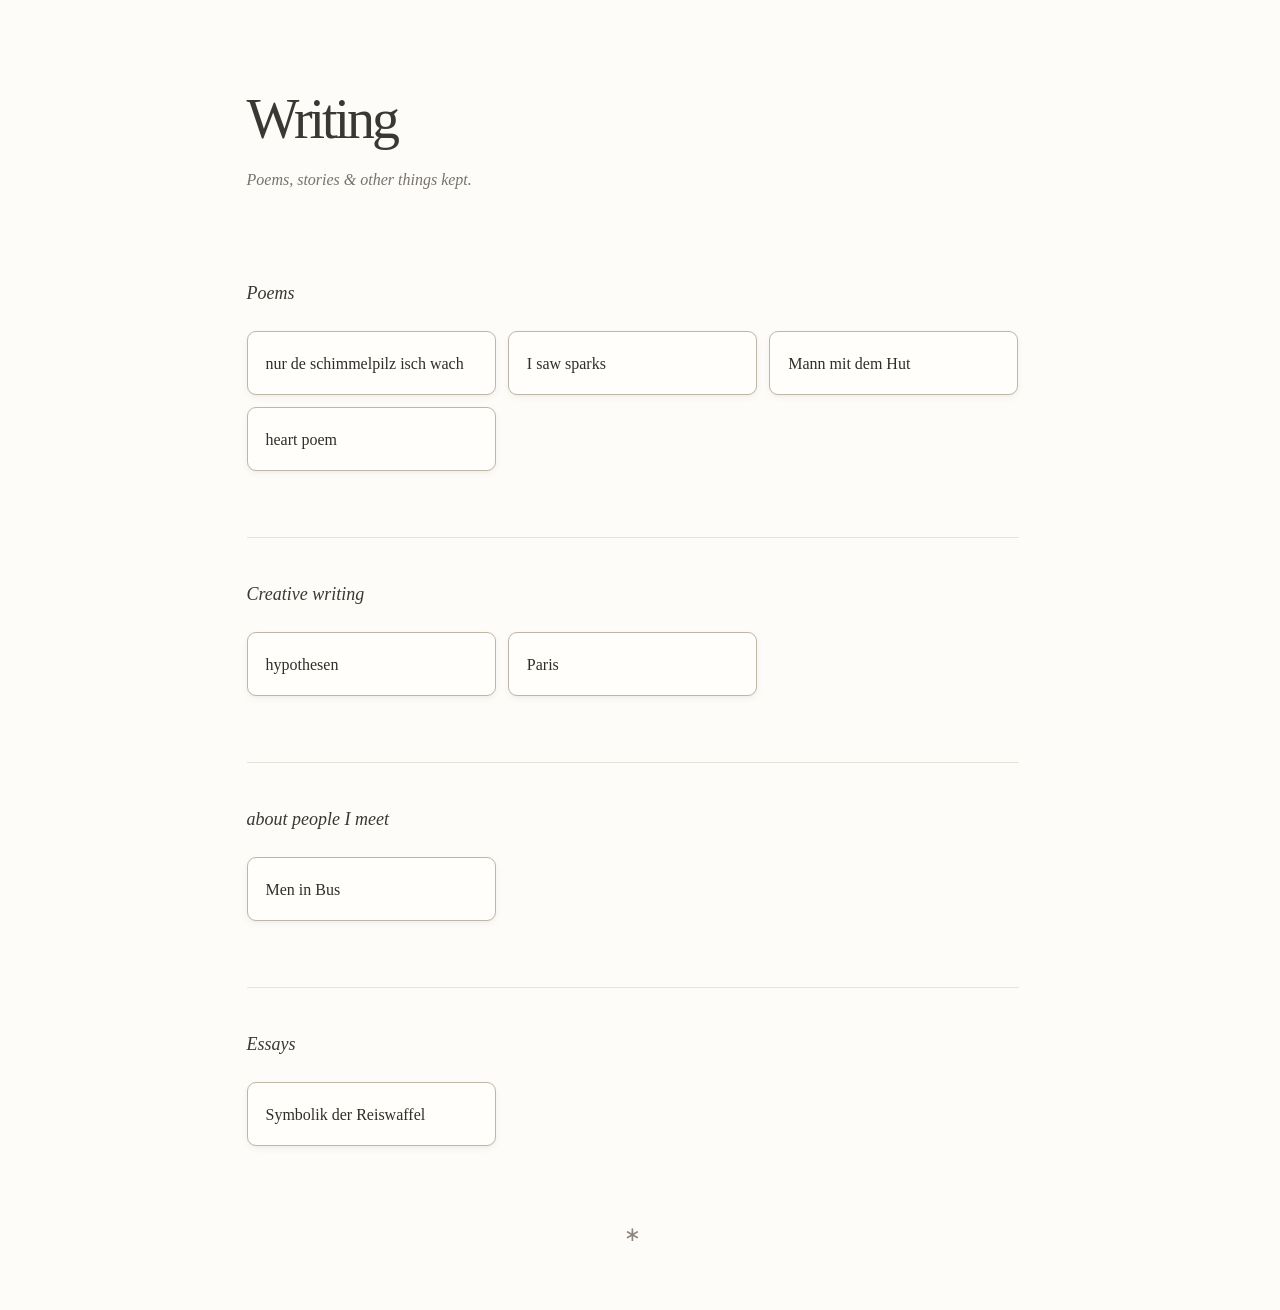
<file: writing/index.html>
<!doctype html>
<html lang="en">
<head>
  <meta charset="UTF-8">
  <meta name="viewport" content="width=device-width, initial-scale=1">
  <meta name="description" content="A collection of poems, creative writing, and essays.">
  <title>Quiet pages</title>
  <link rel="icon" type="image/svg+xml" href="data:image/svg+xml,%3Csvg xmlns='http://www.w3.org/2000/svg' viewBox='0 0 32 32'%3E%3Crect width='32' height='32' rx='5' fill='%23faf9f6'/%3E%3Cpath d='M10 8h12v17H10zM13 13h6m-6 4h6m-6 4h4' fill='none' stroke='%236b665e' stroke-width='1'/%3E%3C/svg%3E">
  <style>
    :root { color-scheme: light; --ink: #393832; --muted: #77736c; --line: #e6e3dc; --page: #fdfcf9; }
    * { box-sizing: border-box; }
    html { scrollbar-gutter: stable; }
    body { margin: 0; background: var(--page); color: var(--ink); font-family: Georgia, 'Times New Roman', serif; -webkit-font-smoothing: antialiased; }
    button { font: inherit; color: inherit; }
    main { max-width: 860px; margin: 0 auto; padding: 86px 44px 64px; }
    header { margin-bottom: 94px; }
    h1 { font-size: clamp(2.4rem, 6vw, 3.5rem); font-weight: 400; letter-spacing: -.055em; margin: 0; line-height: 1.2; }
    header p { color: var(--muted); font-size: 1rem; margin: 18px 0 0; font-style: italic; }
    section { padding: 0 0 66px; }
    section + section { border-top: 1px solid var(--line); padding-top: 46px; }
    h2 { margin: 0 0 27px; font-size: 1.125rem; font-weight: 400; font-style: italic; }
    .titles { display: grid; grid-template-columns: repeat(3, minmax(0, 1fr)); gap: 12px; }
    .title { text-align: left; background: #fffefa; border: 1px solid #bfb6a6; border-radius: 9px; padding: 16px 18px; min-height: 64px; font-size: 1rem; line-height: 1.45; overflow-wrap: anywhere; color: #302e29; box-shadow: 0 3px 7px #4943350d, 0 1px 2px #49433509; cursor: pointer; transition: background .2s, border-color .2s, box-shadow .2s, transform .2s; }
    .title:hover, .title:focus-visible { background: #fff; border-color: #92836b; box-shadow: 0 9px 20px #4943351a, 0 3px 6px #4943350c; transform: translateY(-3px); }
    .title:active { background: #f7f4ed; border-color: #a79c88; box-shadow: 0 1px 2px #4943350a; transform: translateY(0); }
    button:focus-visible { outline: 2px solid #8d8372; outline-offset: 4px; }
    footer { text-align: center; padding: 10px 0 0; color: #8b857c; font-size: 1.25rem; }
    dialog { border: 1px solid #e9e5dc; border-radius: 1px; padding: 0; width: min(680px, calc(100% - 40px)); max-height: calc(100dvh - 64px); background: #fffefb; color: var(--ink); box-shadow: 0 20px 90px #302a202b, 0 2px 10px #302a200a; overflow-y: auto; overscroll-behavior: contain; }
    dialog::before { content: ''; position: absolute; inset: 0; pointer-events: none; opacity: .15; background-image: url("data:image/svg+xml,%3Csvg viewBox='0 0 180 180' xmlns='http://www.w3.org/2000/svg'%3E%3Cfilter id='n'%3E%3CfeTurbulence type='fractalNoise' baseFrequency='.85' numOctaves='3' stitchTiles='stitch'/%3E%3C/filter%3E%3Crect width='100%25' height='100%25' opacity='.19' filter='url(%23n)'/%3E%3C/svg%3E"); }
    dialog::backdrop { background: #d9d6cf65; backdrop-filter: blur(7px); -webkit-backdrop-filter: blur(7px); }
    dialog[open] { animation: unfold .22s ease-out; }
    .close { position: sticky; top: 14px; display: block; margin: 14px 14px -58px auto; width: 44px; height: 44px; border: 0; border-radius: 50%; background: #fffefbe6; color: #827b70; cursor: pointer; z-index: 1; }
    .close svg { width: 18px; height: 18px; vertical-align: middle; }
    article { position: relative; padding: 85px 78px 90px; min-height: 540px; font-size: 1.125rem; line-height: 1.85; overflow-wrap: break-word; }
    article p { margin: 0 0 1.5em; white-space: pre-wrap; }
    article p:last-child { margin-bottom: 0; }
    body.reading { overflow: hidden; }
    @keyframes unfold { from { opacity: 0; transform: translateY(8px); } to { opacity: 1; transform: translateY(0); } }
    @media (max-width: 700px) { .titles { grid-template-columns: repeat(2, minmax(0, 1fr)); } }
    @media (max-width: 600px) { main { padding: 56px 25px 40px; } header { margin-bottom: 64px; } .titles { gap: 10px; } section { padding-bottom: 42px; } section + section { padding-top: 34px; } dialog { width: calc(100% - 24px); max-height: calc(100dvh - 32px); } article { padding: 72px 29px 58px; min-height: 420px; font-size: 1.0625rem; } }
    @media (max-width: 420px) { .titles { grid-template-columns: 1fr; } }
    @media (prefers-reduced-motion: reduce) { *, *::before { animation: none !important; transition: none !important; } }
  </style>
</head>
<body>
  <main>
    <header><h1>Writing</h1><p>Poems, stories &amp; other things kept.</p></header>
    <div id="collection"></div>
    <footer aria-hidden="true">∗</footer>
  </main>
  <dialog id="reader" aria-label="Reading sheet">
    <button class="close" aria-label="Close reading sheet" autofocus><svg viewBox="0 0 24 24" fill="none" stroke="currentColor" stroke-width="1"><path d="m6 6 12 12M18 6 6 18"/></svg></button>
    <article id="text"></article>
  </dialog>
  <script>
    // Replace these original sample pieces with your own titles and writing.
    // Use \n for a line break and \n\n for a new stanza or paragraph.
    const collections = [
      { name: 'Poems', pieces: [
        { title: 'nur de schimmelpilz isch wach', text: `en graue suntig morge\nich wirde niemeh wach\nund dfarbe sind verdorbe\n\nbin vo allne pflichte crusht\nHuuspflanze die sind gstorbe\nnur de schimmelpilz isch wach\n\ner luegt mich ah und denn, da lachter\ner seit “youre a piece of shit”\nund ich “du au! und jetz heb klappe”\nau wenns mer garnüt git` },
        { title: 'I saw sparks', text: `Ist da was?\nein kleiner Funke\nkurz und schwach\n\nDoch ich glaube\nUnd der Glaube lässt ihn wachsen\nerst fein dann immer mehr\nbis die Flammen tanzen\n\nJetzt gibt es keine Rückkehr mehr\n\nUnd wenn ich brenne\nalles andere schwarz und kalt\nbrennst du mit?\noder machst du halt?` },
        { title: 'Mann mit dem Hut', text: `Mantel, seltsamer Hut, er steht gelassen\nHand in der Tasche, Kaffee in der Tasse\nIst vertieft - bis er dich sieht in der Masse\n\nAlles blüht auf, aus dünn wird breit\nWeil er sich jetzt zum umarmen ausspreizt\n“Heeeeeeeeeyyy”\n\nDer Fokus auf dich\nAls wärst du ein Rätsel, dass es zu lösen gilt\neine Zeitung nach 100 Stunden Zeitvertrieb\nAls wäre ich viel mehr, als wonach es aussieht\n\nDoch\nEs bin nicht ich, es brodelt in ihm selbst\nBaut Türme und Welten\nMit einer Leidenschaft, das sieht man selten\n\nDoch Wörter sind zu banal um zu erfassen\nWas alles scheint in seinen Kopf zu passen\nWörter haben nur eine Bedeutung zur Zeit\nDummerweise wäre er zu fünf bereit!\n\nEin gewaltiger Sturm in seinem Schädel\nWird über Sprache zum Windlein verschmältert\nund wenn es ankommt im Kopfe des Anderen\nist kaum mehr ein Windhauch vorhanden\n\nDie Tragödie spielt sich ab jeden Tag\nDoch der Mann mit dem Hut\nDen stört es nicht arg\n\nBis ans Ende seiner Tage wird er Kaffee trinken\nUnd den Sturm in seinem Kopf versuchen anderen zu schenken` },
        { title: 'heart poem', text: `thumb on my heart\nto check if it still beats\nwhile my mind solves equations\ndutifully rationnally\n\nchecks in with mmd bloodpump\nthat only runs towards p\nbut is trapped in a body\n\nFriends check in on me\nI say I’m okay\nI laugh and talk\n\nonly from time to time\nfeel my heart\nstill beating thats good\nshe hasn’t jumped out and left\nto be with p instead\n\nAnd I wonder what is ps hearts up to?\nI wanna feel it\nsee if it still beats\n\nand our minds would talk\nabout what we had for lunch\nabout equation perhaps\n\n“oh so rational”\nthe heart complains` }
      ] },
      { name: 'Creative writing', pieces: [
        { title: 'hypothesen', text: `starre auf mein Handy\nwenn ich die Minuten zähle um deine Liebe zu quantifizieren\nwill uns analysieren, die Hypothese verifizieren\ndoch 381 ist nicht signifikant.\n\n5 wären es vielleicht\nUnd so outcome switche ich weiter\nsammle mehr und mehr variabeln, du siehst mir in die Augen, lächelst mich an, sagst ein Kompliment, das muss doch kleiner als 5 prozent…\nDoch die Stichprobe ist äquivalent\n\n“don’t be too attached to your theory” sagt man uns\nWeil man sonst blind wird -\nich sehe sowieso nur noch rosa\nUnd deine Augen wenn ich meine schliesse…ah\n\nStop, verlier dich nicht, konzentrier dich auf die Zahlen, sie sind fair und klar\nin schwarz und weiss, was falsch ist oder wahr, sie messen meine Leistung, meinen wert,\nMein aussehen + intelligenz + social skills = im Delta positiv mit dir?\nbin ich genug für dich?\n3.14159265 ach bemerkst du mich nicht?\n\nDoch es funktioniert nicht so, all meine zahlen schwimmen in einer Suppe und werden aufgegessen.\nWird ein bild gemalt, vermischt, gesungen, getanzt, gedichtet, kontrolle verloren\n\nmich selbst verloren` },
        { title: 'Paris', text: `7 am\nI step outside and the city is blue\nMy shampoo in my arms like a teddy bear from home I hold onto\n\nI am welcomed with an overwhelming wave of city noise, my voice to frail and quiet to be ever heard\nThe concrete is groaning under the ever-moving crowd\nSirenes and car sounds\nthat make me fearful, wide-eyed like a lost deer from the forrest\nAdrenalin in my blood, I hasten to match their pace\nExcept, I’m a stranger in all of this\n\nThe metro arrives, I step in\nBut even that seems to slow for people\nThey cannot stop\nEvery second in movement\nin progress\nin output\n\nWhat is it that you’re being chased by? That you are so scared of?\nThe shame of unproductivity? The fear of becoming unimportant in a sea of struggling humans?\n\nI look around me and I see more screens than faces\nPeople buying tickets, watching pretty actors, playing colorful games, consuming news\n\nEverything\nbut to hear the sound of your own soul` },
      ] },
      { name: 'about people I meet', pieces: [
        { title: 'Men in Bus', text: `He arrives, and within the same second he's talking.\nTo whom? To what?\nThe room is being poked at and slowly awakes, and moves like a sea lion waking from a lunch nap.\nHe's talking to the baby.\nHe's in full contact.\nHe's engaging with expressions and asks questions that will never get answers, because the baby CANNOT TALK.\nHe isn't bothered. Nothing stops this man of unwavering contact — not reciprocity, not shame, not boundaries and carefulness.\nHe stands up. This man with sunglasses, a cap, and a style that reminds me of a kid that landed in a way too old and big body.\nHe walks towards the baby.\nI think, "Ahh, is the mom okay with that?"\nHe holds his way too big hands next to the tiny hands of the baby — ... and slowly and carefully, then he softly strokes its head.\nAnd the baby has the cutest smile ever.\n..\nWow! I can learn something!` },
      ] },
      { name: 'Essays', pieces: [
        { title: 'Symbolik der Reiswaffel', text: `Wenn Sie sich in Oerlikon um die Universitätsgebäude herumtreiben, wird Ihnen neben Menschen mit Laptops, Kaffees und Handys sicherlich auch folgendes neuzeitliche Phänomen aufgefallen sein:\n\nStudierende mit runden, farblosen Packungen in der Hand: die Reiswaffel.\n\nSchnell wird diese Sichtigung abgetan wie jedes andere banale Ernährungsmittel, wird fälschlicherweise mit einem bio Mehrkornbrot oder einem kalorienarmen Vitaminwasser verglichen - Ohne das die zu betrachtende Person dabei die tieferliegende Symbolik des Reis-Gebäcks versteht.\n\nDie Reiswaffel ist für 70 Rappen in jedem Lebensmittelladen erhältlich. Mit 70 Rappen ist das eines der billigsten Konsumobjekte überhaupt, gerechnet auf 100 Kalorien lediglich 18 Rappen und schlägt somit jede Mensa-Speise (ca. 90 Rappen / 100 Kalorien) bei weitem.\n\nZudem ist das Produkt lokal hergestellt, glutenfrei, koscher, laktosefrei und vegan.\n\nDie Reiswaffel ist zugänglich für alle. Ob reich oder arm, laktoseverträglich oder nicht, vegan oder Fleisch-essend: die Reiswaffel ist tolerant. Nicht nur das, sie diskriminiert auch nicht bezüglich der Geschmackspräferenz. Dieses Problem umgeht sie elegant: Sie hat nämlich keinen.\n\nDie Reiswaffel ist nicht designt in einem grossen Stück, nein, sie hat 15 Teile. 15 identische Runde Waffel-Teile, welche zusammen das ganze Produkt bilden. Somit wird die Reiswaffel auf ganz natürliche Weise zu einem geteilten Gut. Freunde, Mitarbeiter, oder andere Menschen in der Nähe eines Reiswaffel-Konsumenten werden auf ganz natürliche Weise eingeladen, an der Reiswaffel teilzuhaben. Einen Teil der ganzen Reiswaffel zu haben. Einen Teil des ganzen zu sein. Und gemeinsam vom Haben zum Sein zu kommen, wie Fromm es formulieren würde.\n\nDoch Philosophie beiseite, mit nicht einmal fünf Rappen pro einzelne Reiswaffel wird jedermann zur Gönner*in, das Ego verschwindet und man wird zur Reiswaffel-Einheit. Man verbindet sich über den kleinsten Nenner, denn wir alle haben das Grundbedürfnis eines gefüllten Magens. Maslows grundlegendstes Bedürfnis wird gestillt, nur auf Basis dessen können wir uns höheren Werten wie der Ethik und Philosophie widmen.\n\nDie Reiswaffel ist nicht transaktional. Es geht um die Entwicklung der Beziehung zu einander, um das Teilen und gemeinsame Sein. Niemand erwartet eine Entschädigung für eine angebotene Reiswaffel.\n\nDie Reiswaffel wird daher im studentischen Alltag in hohen Grade unterschätzt.\n\nSie ist höchst tolerant, inklusiv und bildet eine direkte Kritik an der kapitalistischen Austauschgesellschaft. Sie fördert Verbinung und schafft neue Verbindungen wo noch keine waren. Eine Reiswaffel kann der Beginn einer Freundschaft, eines Jobangebots vielleicht sogar einer Heirat sein. Die Reiswaffel sprengt die Grenzen, welche uns voneinander trennen. Die Reiswaffel bildet die Grundlage, damit wir gemeinsam Grosses schaffen können.` }
      ] }
    ];
    const collection = document.querySelector('#collection');
    const reader = document.querySelector('#reader');
    const text = document.querySelector('#text');
    for (const [index, group] of collections.entries()) {
      const section = document.createElement('section');
      const heading = document.createElement('h2');
      heading.id = `section-${index}`;
      heading.textContent = group.name;
      section.setAttribute('aria-labelledby', heading.id);
      const titles = document.createElement('div');
      titles.className = 'titles';
      for (const piece of group.pieces) {
        const button = document.createElement('button');
        button.className = 'title';
        button.textContent = piece.title;
        button.setAttribute('aria-haspopup', 'dialog');
        button.addEventListener('click', () => {
          text.replaceChildren();
          for (const paragraph of piece.text.split('\n\n')) {
            const p = document.createElement('p');
            p.textContent = paragraph;
            text.append(p);
          }
          reader.setAttribute('aria-label', piece.title);
          reader.showModal();
          reader.scrollTop = 0;
          document.body.classList.add('reading');
        });
        titles.append(button);
      }
      section.append(heading, titles);
      collection.append(section);
    }
    reader.querySelector('.close').addEventListener('click', () => reader.close());
    let backdropStart = false;
    const outside = event => {
      const rect = reader.getBoundingClientRect();
      return event.clientX < rect.left || event.clientX > rect.right || event.clientY < rect.top || event.clientY > rect.bottom;
    };
    reader.addEventListener('pointerdown', event => { backdropStart = outside(event); });
    reader.addEventListener('click', event => { if (backdropStart && outside(event)) reader.close(); backdropStart = false; });
    reader.addEventListener('close', () => document.body.classList.remove('reading'));
  </script>
</body>
</html>
</file>
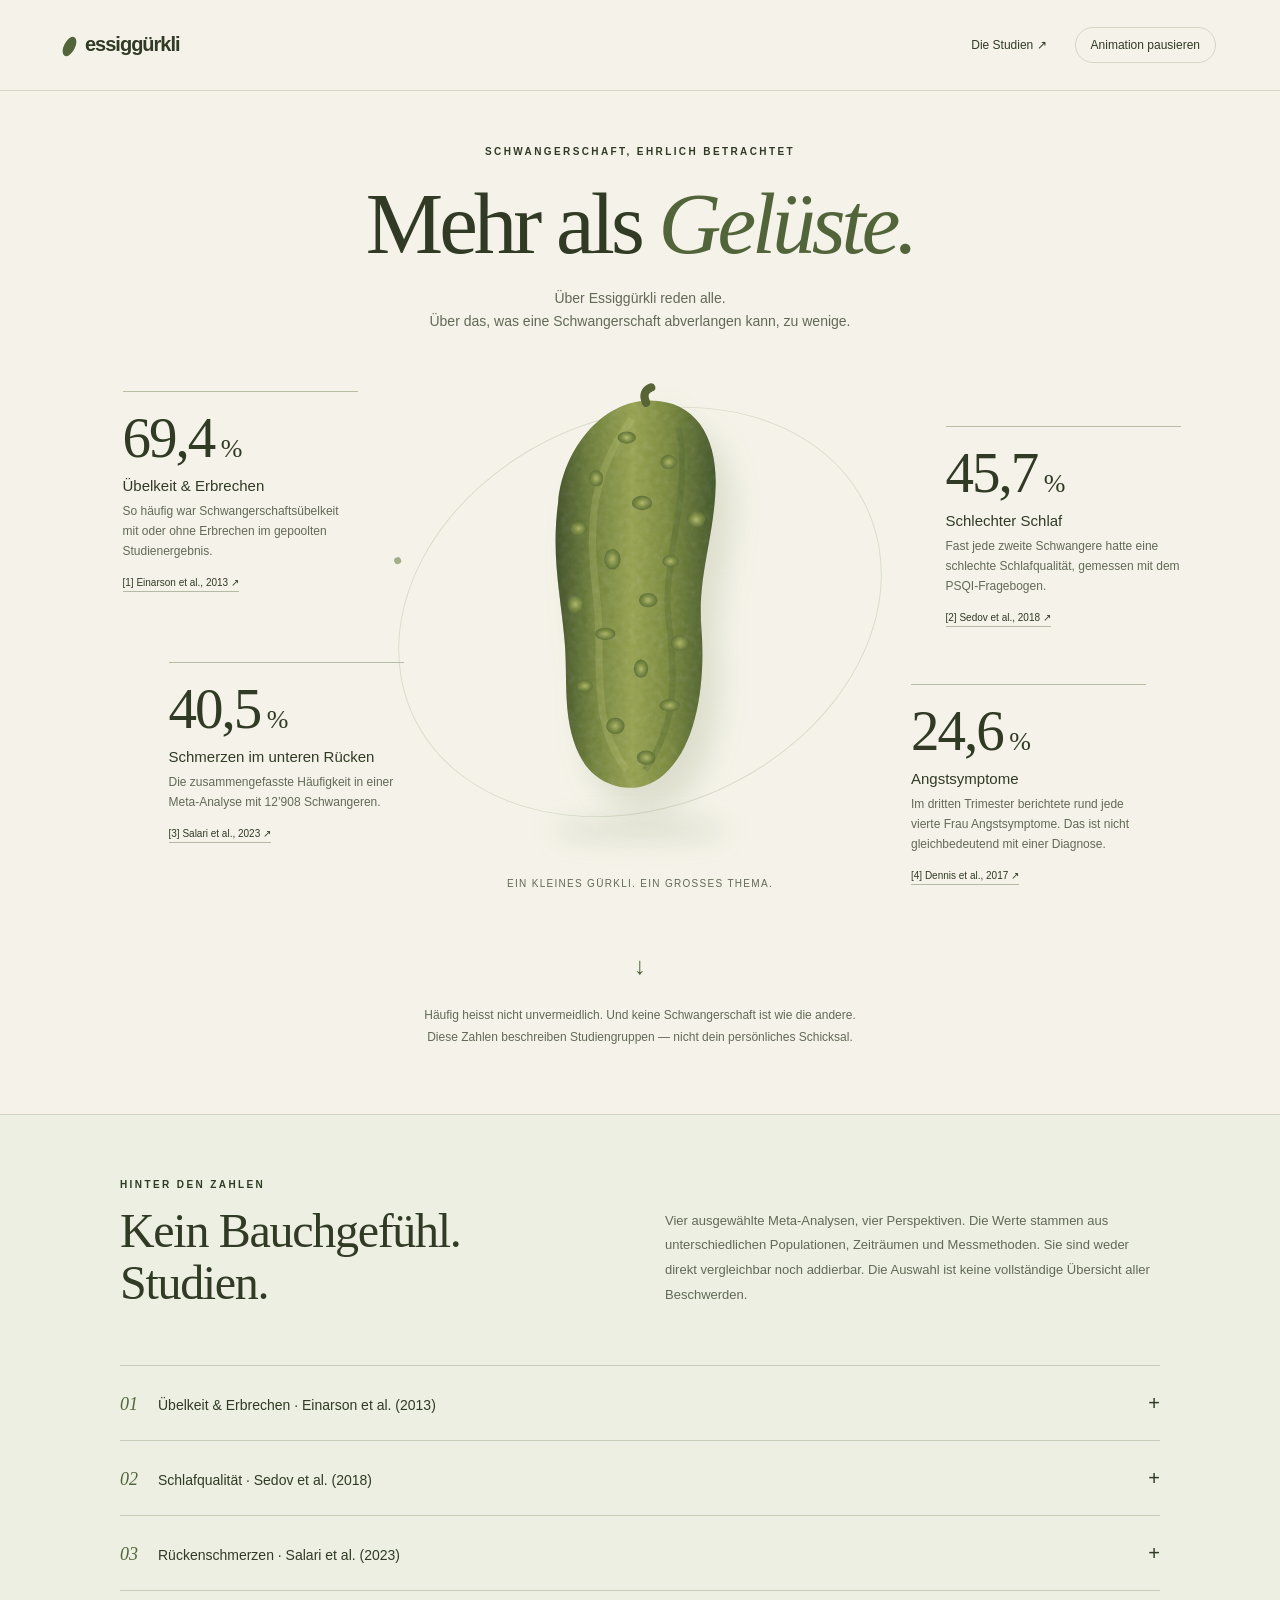
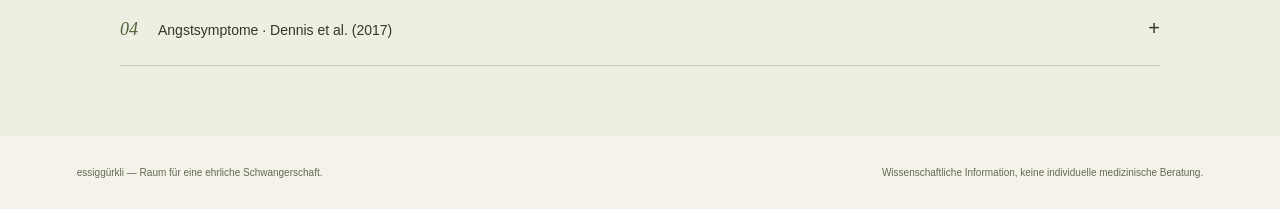
<file: anna_gubler/2/index.html>
<!doctype html>
<html lang="de-CH">
<head>
<meta charset="utf-8">
<meta name="viewport" content="width=device-width,initial-scale=1">
<meta name="description" content="Mehr als Gelüste: vier wissenschaftlich belegte Fakten über Beschwerden in der Schwangerschaft.">
<title>Essiggürkli — Mehr als Gelüste</title>
<style>
:root{--paper:#f5f3e9;--ink:#303a24;--muted:#626956;--line:#d4d6c5;--green:#52653a}*{box-sizing:border-box}html{scroll-behavior:smooth;scroll-padding-top:25px}body{margin:0;background:var(--paper);color:var(--ink);font-family:Arial,Helvetica,sans-serif;-webkit-font-smoothing:antialiased}a{color:inherit;text-underline-offset:4px}button{font:inherit;color:inherit}a:focus-visible,button:focus-visible,summary:focus-visible{outline:2px solid var(--green);outline-offset:6px}header{max-width:1440px;margin:auto;padding:27px 5%;display:flex;align-items:center;justify-content:space-between;border-bottom:1px solid var(--line)}.brand{text-decoration:none;font-size:20px;font-weight:600;letter-spacing:-1px}.brand span{display:inline-block;width:11px;height:21px;background:var(--green);border-radius:60%;transform:rotate(28deg);vertical-align:middle;margin-right:10px}nav{display:flex;align-items:center;gap:28px;font-size:12px}nav a{text-decoration:none}button{border:1px solid var(--line);border-radius:30px;background:transparent;padding:10px 15px;cursor:pointer}button:hover{background:#e8eadc}.intro{text-align:center;padding:55px 20px 0}.eyebrow{text-transform:uppercase;font-size:10px;letter-spacing:2.4px;font-weight:600}.intro h1{font-family:Georgia,'Times New Roman',serif;font-size:clamp(48px,6.8vw,94px);line-height:1.03;letter-spacing:-4px;font-weight:400;margin:22px 0 18px}.intro h1 em{font-weight:400;color:var(--green)}.intro p{max-width:490px;margin:0 auto;font-size:14px;line-height:1.7;color:var(--muted)}.stage{position:relative;max-width:1150px;height:590px;margin:0 auto}.orbit{position:absolute;left:50%;top:47%;width:500px;height:390px;border:1px solid #d9ddca;border-radius:50%;transform:translate(-50%,-50%) rotate(-24deg)}.orbit:after{content:'';position:absolute;width:7px;height:7px;border-radius:50%;background:#a3ae89;left:45px;top:45px}.pickle-wrap{position:absolute;width:330px;height:450px;left:50%;top:35px;transform:translateX(-50%)}.pickle{width:100%;height:100%;overflow:visible;animation:pickle 9s ease-in-out infinite;filter:drop-shadow(17px 24px 14px #52652d25)}.shadow{position:absolute;width:175px;height:16px;left:50%;bottom:86px;transform:translateX(-50%);border-radius:50%;background:#8e98794a;filter:blur(13px);animation:shadow 9s ease-in-out infinite}.specimen{position:absolute;bottom:35px;left:50%;transform:translateX(-50%);font-size:10px;letter-spacing:1.3px;text-transform:uppercase;white-space:nowrap;color:var(--muted)}.fact{position:absolute;width:235px;animation:float 8s ease-in-out infinite;border-top:1px solid #b7bda4;padding:17px 0 0}.fact:hover,.fact:focus-within{animation-play-state:paused}.fact .number{font-family:Georgia,'Times New Roman',serif;font-size:57px;line-height:1;letter-spacing:-2px}.number span{font-size:26px;letter-spacing:0}.fact h2{font-size:15px;font-weight:500;margin:11px 0 8px}.fact p{font-size:12px;line-height:1.65;margin:0 0 10px;color:var(--muted)}.cite{font-size:10px;text-decoration:none;border-bottom:1px solid #b4baa6;padding-bottom:3px}.f1{left:5%;top:57px;animation-delay:-1s}.f2{right:3%;top:92px;animation-delay:-5s}.f3{left:9%;top:328px;animation-delay:-3s}.f4{right:6%;top:350px;animation-delay:-7s}.note{text-align:center;padding:20px 20px 65px;margin:0 auto;max-width:650px;color:var(--muted);font-size:12px;line-height:1.8}.note .arrow{display:block;margin-bottom:18px;font-size:24px;color:var(--green)}.research{border-top:1px solid var(--line);padding:64px max(6%,calc((100% - 1040px)/2)) 70px;background:#ecefe2}.research-top{display:grid;grid-template-columns:1fr 1fr;gap:50px;margin:0 0 40px}.research h2{font:400 clamp(30px,4vw,48px)/1.1 Georgia,serif;letter-spacing:-1.3px;margin:15px 0}.research-top p{font-size:13px;line-height:1.9;margin-top:30px;color:var(--muted)}details{border-top:1px solid #c5ccb7;padding:22px 0;scroll-margin-top:30px}details:last-of-type{border-bottom:1px solid #c5ccb7}summary{list-style:none;cursor:pointer;display:flex;gap:20px;align-items:baseline;font-size:14px;line-height:1.5}summary::-webkit-details-marker{display:none}summary .index{font:italic 18px Georgia,serif;color:var(--green)}summary:after{content:'+';margin-left:auto;font-size:20px}details[open] summary:after{content:'−'}details:target{background:#e2e8d5;box-shadow:0 0 0 12px #e2e8d5}details .detail{padding:9px 35px 3px;max-width:850px;font-size:13px;line-height:1.8;color:var(--muted)}.detail a{display:inline-block;margin-top:5px;color:var(--ink)}.detail cite{font-style:normal}footer{padding:28px 6%;display:flex;justify-content:space-between;gap:25px;font-size:10px;line-height:1.7;color:var(--muted)}.paused *{animation-play-state:paused!important}@keyframes float{0%,100%{transform:translateY(0)}50%{transform:translateY(-12px)}}@keyframes pickle{0%,100%{transform:translateY(0) rotate(-19deg)}50%{transform:translateY(-17px) rotate(-12deg)}}@keyframes shadow{50%{opacity:.5;transform:translateX(-50%) scale(.82)}}@media(max-width:800px){header{padding:20px 6%}nav{gap:15px}.intro{padding-top:42px}.intro h1{letter-spacing:-2px}.stage{height:auto;display:grid;grid-template-columns:1fr 1fr;gap:38px 30px;padding:345px 7% 20px}.pickle-wrap{width:215px;height:300px;top:20px}.orbit{top:160px;width:290px;height:225px}.shadow{bottom:auto;top:296px;width:120px}.specimen{top:325px;bottom:auto;font-size:9px}.fact{position:relative;inset:auto;width:auto}.fact .number{font-size:46px}.f1{order:1}.f2{order:2}.f3{order:3}.f4{order:4}.note{padding:35px 7% 45px}.research{padding:40px 7%}.research-top{grid-template-columns:1fr;gap:0;margin-bottom:25px}.research-top p{margin-top:5px}footer{flex-direction:column;gap:8px}.detail{padding-left:0!important}}@media(max-width:390px){nav{gap:10px}nav a{display:none}.stage{gap:30px 20px}.fact h2{font-size:14px}.fact .number{font-size:40px}}@media(prefers-reduced-motion:reduce){html{scroll-behavior:auto}*{animation:none!important}}@media print{*{animation:none!important}button{display:none}.stage{break-inside:avoid}.research{background:white}details .detail{display:block}body{background:white}}
</style>
</head>
<body>
<header><a class="brand" href="#start"><span aria-hidden="true"></span>essiggürkli</a><nav aria-label="Hauptnavigation"><a href="#studien">Die Studien ↗</a><button id="motion" type="button" aria-pressed="false">Animation pausieren</button></nav></header>
<main id="start">
<section class="intro" aria-labelledby="title"><div class="eyebrow">Schwangerschaft, ehrlich betrachtet</div><h1>Mehr als <em>Gelüste.</em></h1><p>Über Essiggürkli reden alle.<br>Über das, was eine Schwangerschaft abverlangen kann, zu wenige.</p></section>
<section class="stage" aria-label="Vier Fakten zu Beschwerden in der Schwangerschaft">
<div class="orbit" aria-hidden="true"></div><div class="shadow" aria-hidden="true"></div>
<div class="pickle-wrap">
<svg class="pickle" viewBox="0 0 300 440" role="img" aria-labelledby="pickle-title"><title id="pickle-title">Ein schwebendes, olivgrünes Essiggürkli</title>
<defs><linearGradient id="skin" x1="0" x2="1"><stop stop-color="#344521"/><stop offset=".23" stop-color="#6d7e37"/><stop offset=".48" stop-color="#9aa550"/><stop offset=".7" stop-color="#78883a"/><stop offset="1" stop-color="#374b23"/></linearGradient><radialGradient id="bump"><stop stop-color="#b3bd69"/><stop offset=".55" stop-color="#7b8b3e"/><stop offset="1" stop-color="#53662c"/></radialGradient><filter id="texture"><feTurbulence type="fractalNoise" baseFrequency=".15" numOctaves="3" seed="8"/><feColorMatrix type="saturate" values="0"/><feComposite in2="SourceGraphic" operator="in"/><feBlend in="SourceGraphic" mode="soft-light"/></filter><clipPath id="shape"><path d="M154 31C204 28 225 66 224 113C223 164 206 202 210 253C214 302 207 363 178 392C151 422 107 411 91 378C73 341 80 303 76 263C72 218 63 182 70 130C74 83 108 35 154 31Z"/></clipPath></defs>
<path d="M154 31C204 28 225 66 224 113C223 164 206 202 210 253C214 302 207 363 178 392C151 422 107 411 91 378C73 341 80 303 76 263C72 218 63 182 70 130C74 83 108 35 154 31Z" fill="url(#skin)"/>
<g clip-path="url(#shape)"><path d="M142 49C94 112 102 173 108 228S100 345 137 392" fill="none" stroke="#d6dc87" stroke-width="7" opacity=".2"/><path d="M188 57C201 122 171 188 178 246S186 348 155 392" fill="none" stroke="#354c24" stroke-width="6" opacity=".24"/><g fill="url(#bump)"><ellipse cx="137" cy="67" rx="9" ry="6"/><ellipse cx="178" cy="91" rx="8" ry="7"/><ellipse cx="107" cy="107" rx="7" ry="8"/><ellipse cx="152" cy="131" rx="10" ry="7"/><ellipse cx="205" cy="147" rx="9" ry="8"/><ellipse cx="90" cy="156" rx="8" ry="7"/><ellipse cx="123" cy="186" rx="8" ry="10"/><ellipse cx="180" cy="188" rx="8" ry="6"/><ellipse cx="158" cy="226" rx="9" ry="7"/><ellipse cx="87" cy="230" rx="8" ry="9"/><ellipse cx="116" cy="259" rx="10" ry="6"/><ellipse cx="189" cy="268" rx="9" ry="8"/><ellipse cx="151" cy="293" rx="7" ry="9"/><ellipse cx="96" cy="310" rx="8" ry="6"/><ellipse cx="179" cy="329" rx="10" ry="6"/><ellipse cx="126" cy="349" rx="9" ry="8"/><ellipse cx="156" cy="380" rx="9" ry="7"/></g><path d="M65 25H240V422H65Z" fill="#8b994a" opacity=".19" filter="url(#texture)"/></g><path d="M156 33Q151 22 161 18" fill="none" stroke="#596435" stroke-width="8" stroke-linecap="round"/>
</svg></div><div class="specimen" aria-hidden="true">Ein kleines Gürkli. Ein grosses Thema.</div>
<article class="fact f1"><div class="number">69,4<span> %</span></div><h2>Übelkeit &amp; Erbrechen</h2><p>So häufig war Schwangerschaftsübelkeit mit oder ohne Erbrechen im gepoolten Studienergebnis.</p><a class="cite" href="#quelle-1">[1] Einarson et al., 2013 ↗</a></article>
<article class="fact f2"><div class="number">45,7<span> %</span></div><h2>Schlechter Schlaf</h2><p>Fast jede zweite Schwangere hatte eine schlechte Schlafqualität, gemessen mit dem PSQI-Fragebogen.</p><a class="cite" href="#quelle-2">[2] Sedov et al., 2018 ↗</a></article>
<article class="fact f3"><div class="number">40,5<span> %</span></div><h2>Schmerzen im unteren Rücken</h2><p>Die zusammengefasste Häufigkeit in einer Meta-Analyse mit 12’908 Schwangeren.</p><a class="cite" href="#quelle-3">[3] Salari et al., 2023 ↗</a></article>
<article class="fact f4"><div class="number">24,6<span> %</span></div><h2>Angstsymptome</h2><p>Im dritten Trimester berichtete rund jede vierte Frau Angstsymptome. Das ist nicht gleichbedeutend mit einer Diagnose.</p><a class="cite" href="#quelle-4">[4] Dennis et al., 2017 ↗</a></article>
</section>
<p class="note"><span class="arrow" aria-hidden="true">↓</span>Häufig heisst nicht unvermeidlich. Und keine Schwangerschaft ist wie die andere.<br>Diese Zahlen beschreiben Studiengruppen — nicht dein persönliches Schicksal.</p>
<section class="research" id="studien" aria-labelledby="research-title"><div class="research-top"><div><div class="eyebrow">Hinter den Zahlen</div><h2>Kein Bauchgefühl.<br>Studien.</h2></div><p>Vier ausgewählte Meta-Analysen, vier Perspektiven. Die Werte stammen aus unterschiedlichen Populationen, Zeiträumen und Messmethoden. Sie sind weder direkt vergleichbar noch addierbar. Die Auswahl ist keine vollständige Übersicht aller Beschwerden.</p></div>
<details id="quelle-1"><summary><span class="index">01</span>Übelkeit &amp; Erbrechen · Einarson et al. (2013)</summary><div class="detail"><p>Gepoolte Häufigkeit: <strong>69,4 %</strong>; 95%-Konfidenzintervall: 66,5–72,3 %. Die eingeschlossenen Studien berichteten unterschiedliche Häufigkeiten (35–91 %). Der Wert umfasst das Beschwerdebild Nausea and Vomiting of Pregnancy (NVP), nicht ausschliesslich Fälle mit Erbrechen.</p><cite>Einarson TR, Piwko C, Koren G. Quantifying the global rates of nausea and vomiting of pregnancy: a meta analysis. <em>Journal of Population Therapeutics and Clinical Pharmacology.</em> 2013;20(2):e171–e183.</cite><br><a href="https://pubmed.ncbi.nlm.nih.gov/23863575/" target="_blank" rel="noopener noreferrer">Studie auf PubMed lesen ↗</a></div></details>
<details id="quelle-2"><summary><span class="index">02</span>Schlafqualität · Sedov et al. (2018)</summary><div class="detail"><p>24 Artikel mit insgesamt 11’002 Teilnehmerinnen. <strong>45,7 %</strong> hatten eine schlechte Schlafqualität (PSQI ≥ 5); 95%-Konfidenzintervall: 36,5–55,2 %. Dieser Fragebogenwert ist keine Diagnose einer Schlafstörung.</p><cite>Sedov ID, Cameron EE, Madigan S, Tomfohr-Madsen LM. Sleep quality during pregnancy: A meta-analysis. <em>Sleep Medicine Reviews.</em> 2018;38:168–176. DOI: 10.1016/j.smrv.2017.06.005.</cite><br><a href="https://doi.org/10.1016/j.smrv.2017.06.005" target="_blank" rel="noopener noreferrer">Studie beim Verlag lesen ↗</a></div></details>
<details id="quelle-3"><summary><span class="index">03</span>Rückenschmerzen · Salari et al. (2023)</summary><div class="detail"><p>28 Studien mit 12’908 Teilnehmerinnen. Gepoolte Häufigkeit: <strong>40,5 %</strong>; 95%-Konfidenzintervall: 33,0–48,4 %. Die Ergebnisse der Einzelstudien unterscheiden sich stark (I² = 98,4 %); der Mittelwert lässt sich deshalb nur eingeschränkt auf eine einzelne Person oder Region übertragen.</p><cite>Salari N et al. The global prevalence of low back pain in pregnancy: a comprehensive systematic review and meta-analysis. <em>BMC Pregnancy and Childbirth.</em> 2023;23:830. DOI: 10.1186/s12884-023-06151-x.</cite><br><a href="https://doi.org/10.1186/s12884-023-06151-x" target="_blank" rel="noopener noreferrer">Frei zugängliche Studie lesen ↗</a></div></details>
<details id="quelle-4"><summary><span class="index">04</span>Angstsymptome · Dennis et al. (2017)</summary><div class="detail"><p>Die Meta-Analyse schätzte die Häufigkeit selbstberichteter Angstsymptome im <strong>dritten Trimester auf 24,6 %</strong>; 95%-Konfidenzintervall: 21,2–28,0 %. Für das erste und zweite Trimester wurden 18,2 % beziehungsweise 19,1 % berichtet. Symptome und klinisch diagnostizierte Angststörungen wurden separat ausgewertet.</p><cite>Dennis CL, Falah-Hassani K, Shiri R. Prevalence of antenatal and postnatal anxiety: systematic review and meta-analysis. <em>The British Journal of Psychiatry.</em> 2017;210(5):315–323. DOI: 10.1192/bjp.bp.116.187179.</cite><br><a href="https://pubmed.ncbi.nlm.nih.gov/28302701/" target="_blank" rel="noopener noreferrer">Studie auf PubMed lesen ↗</a></div></details>
</section>
</main><footer><span>essiggürkli — Raum für eine ehrliche Schwangerschaft.</span><span>Wissenschaftliche Information, keine individuelle medizinische Beratung.</span></footer>
<script>
const button=document.getElementById('motion');
const reduced=window.matchMedia('(prefers-reduced-motion: reduce)');
function setPaused(paused){document.body.classList.toggle('paused',paused);button.setAttribute('aria-pressed',String(paused));button.textContent=paused?'Animation fortsetzen':'Animation pausieren';}
setPaused(reduced.matches);
if(reduced.matches){button.textContent='Bewegung reduziert';button.disabled=true;}
button.addEventListener('click',()=>setPaused(!document.body.classList.contains('paused')));
function openCitation(){const id=location.hash.slice(1);if(!id.startsWith('quelle-'))return;const target=document.getElementById(id);if(target)target.open=true;}
document.querySelectorAll('.cite').forEach(link=>link.addEventListener('click',()=>{document.querySelector(link.getAttribute('href')).open=true;}));
window.addEventListener('hashchange',openCitation);openCitation();
</script>
</body>
</html>
</file>
